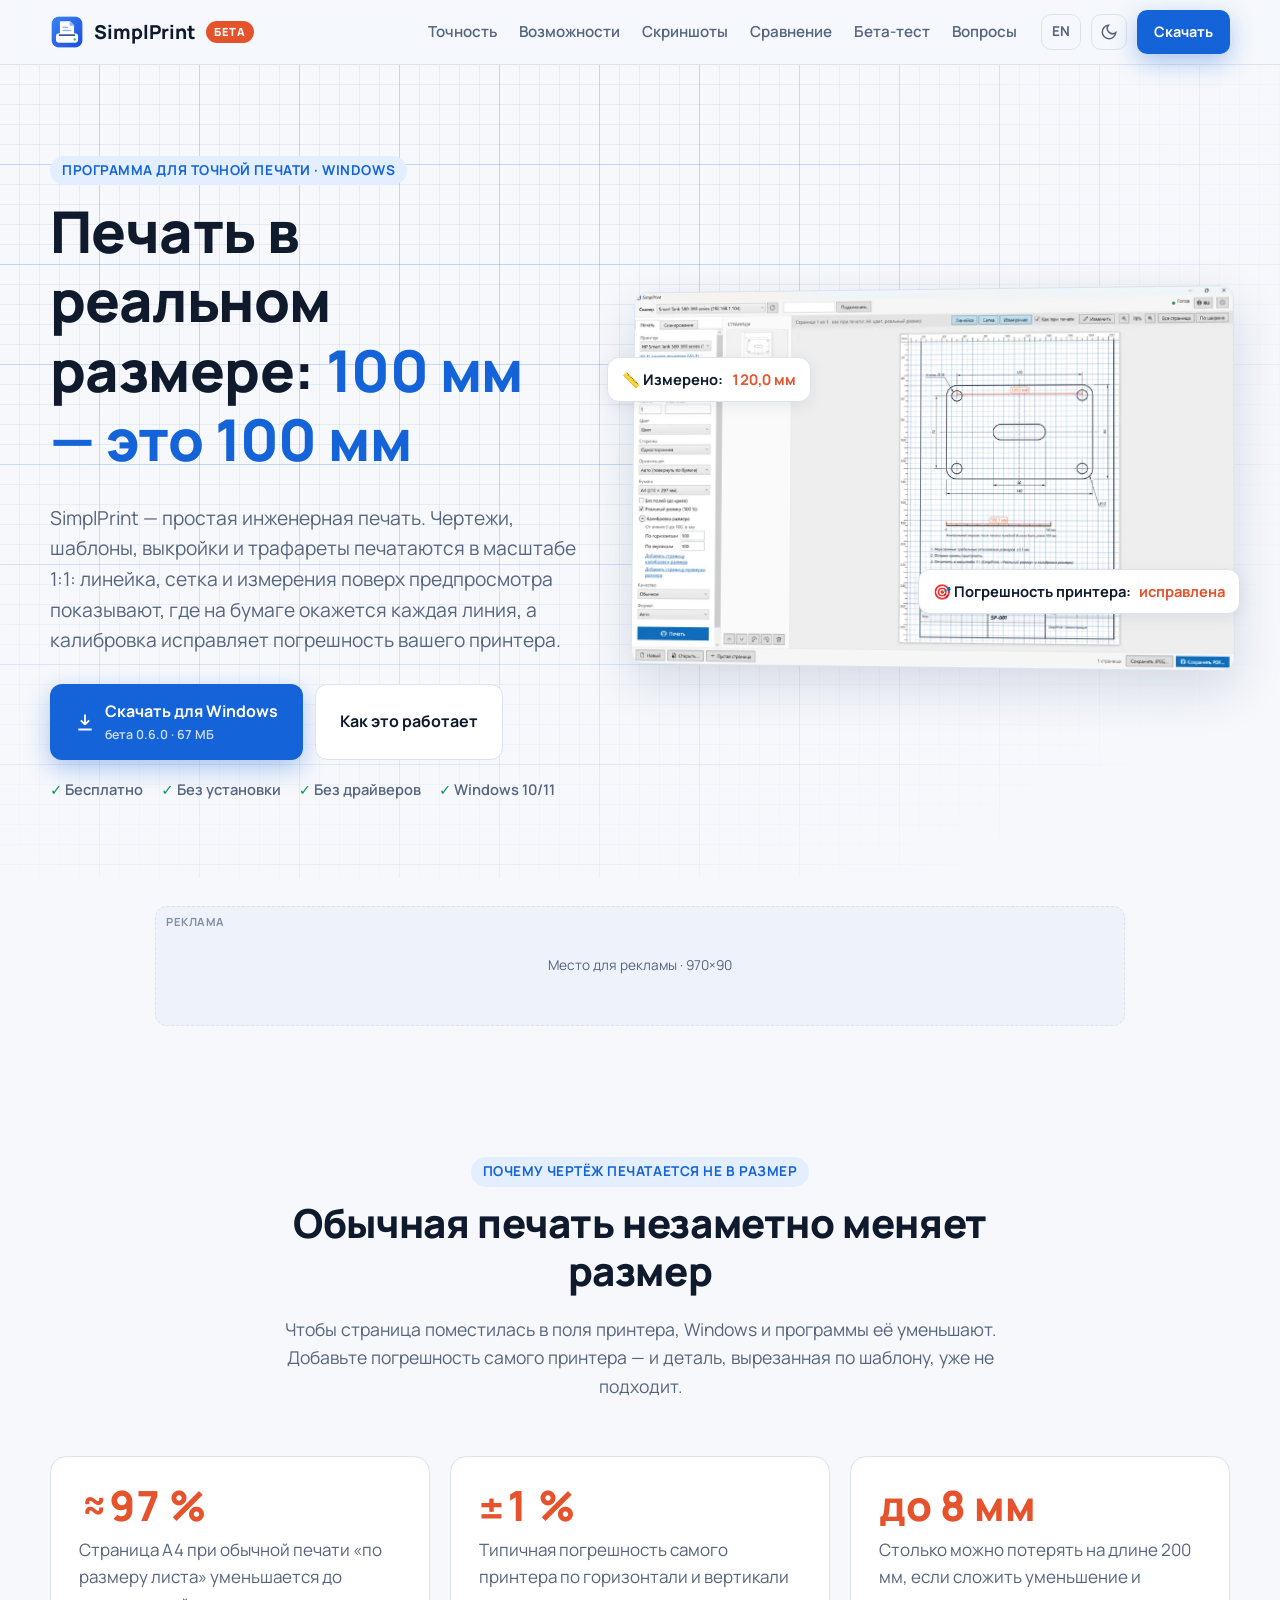
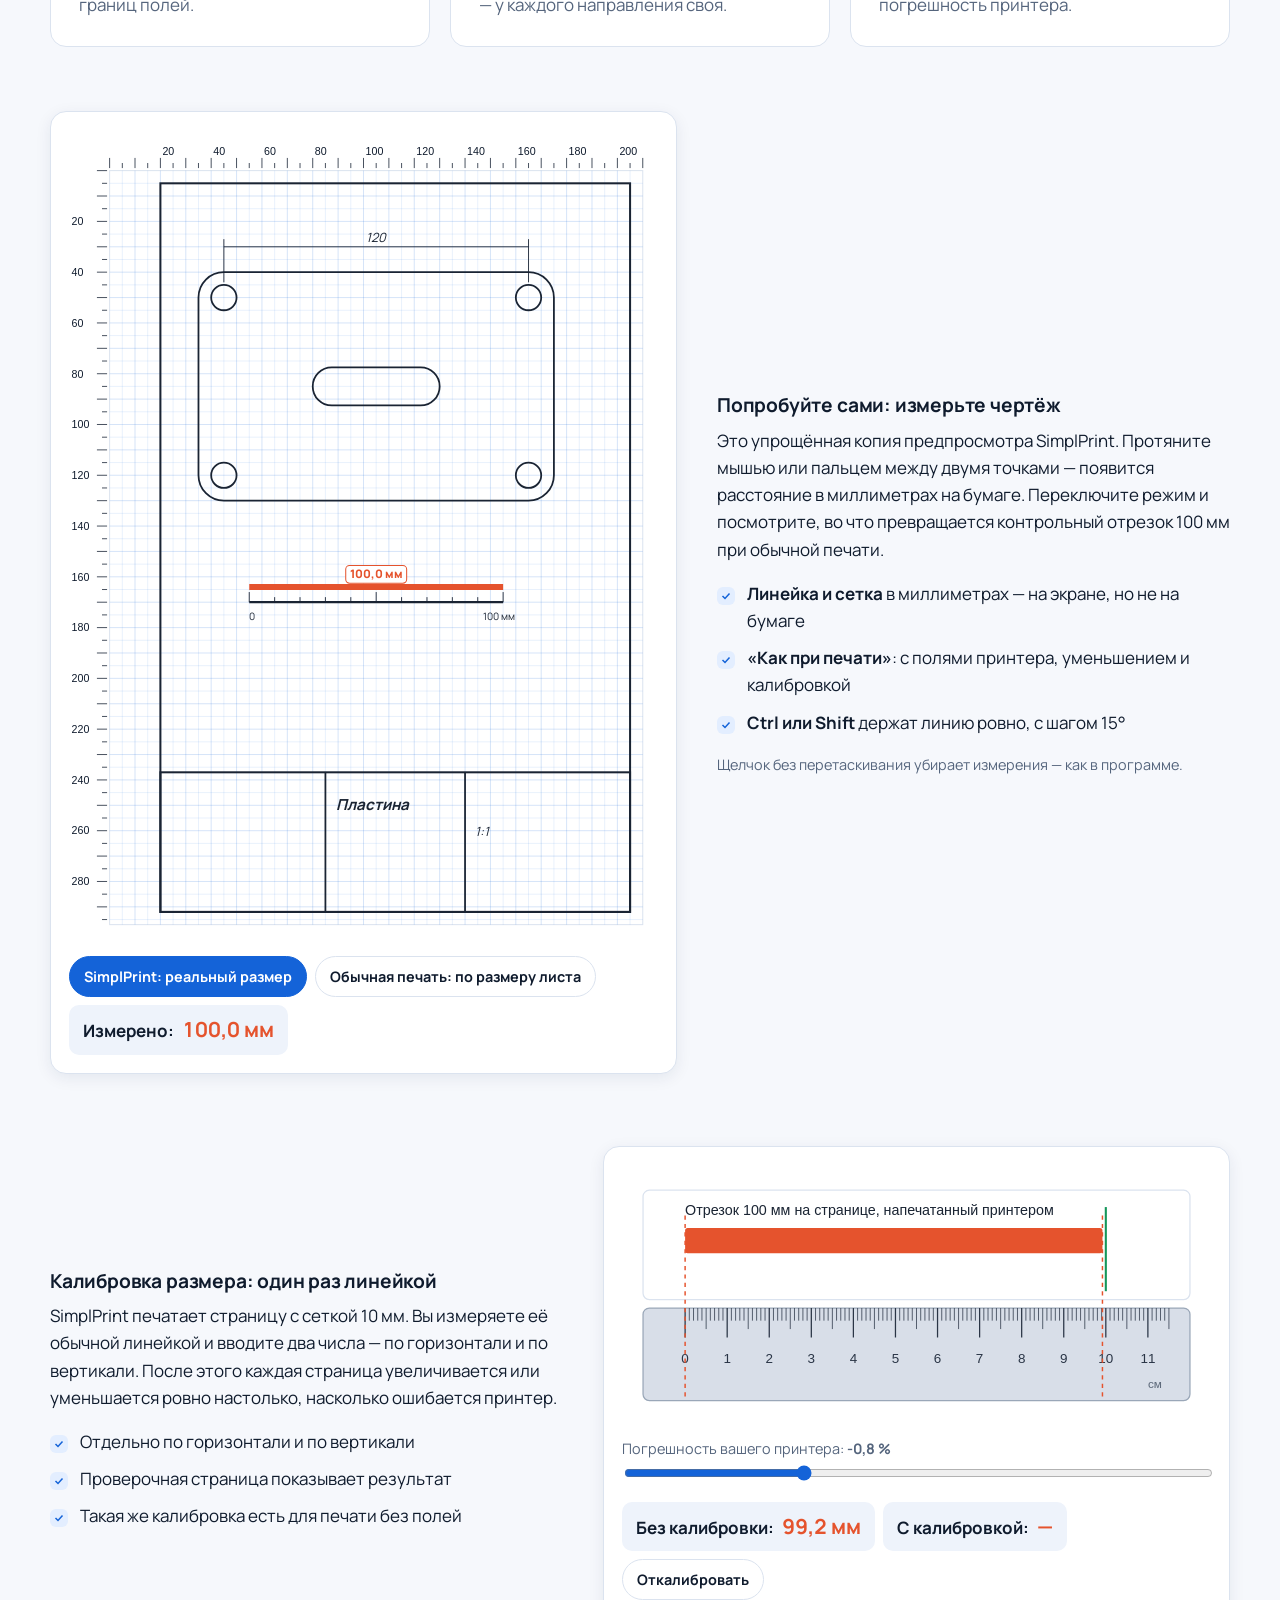
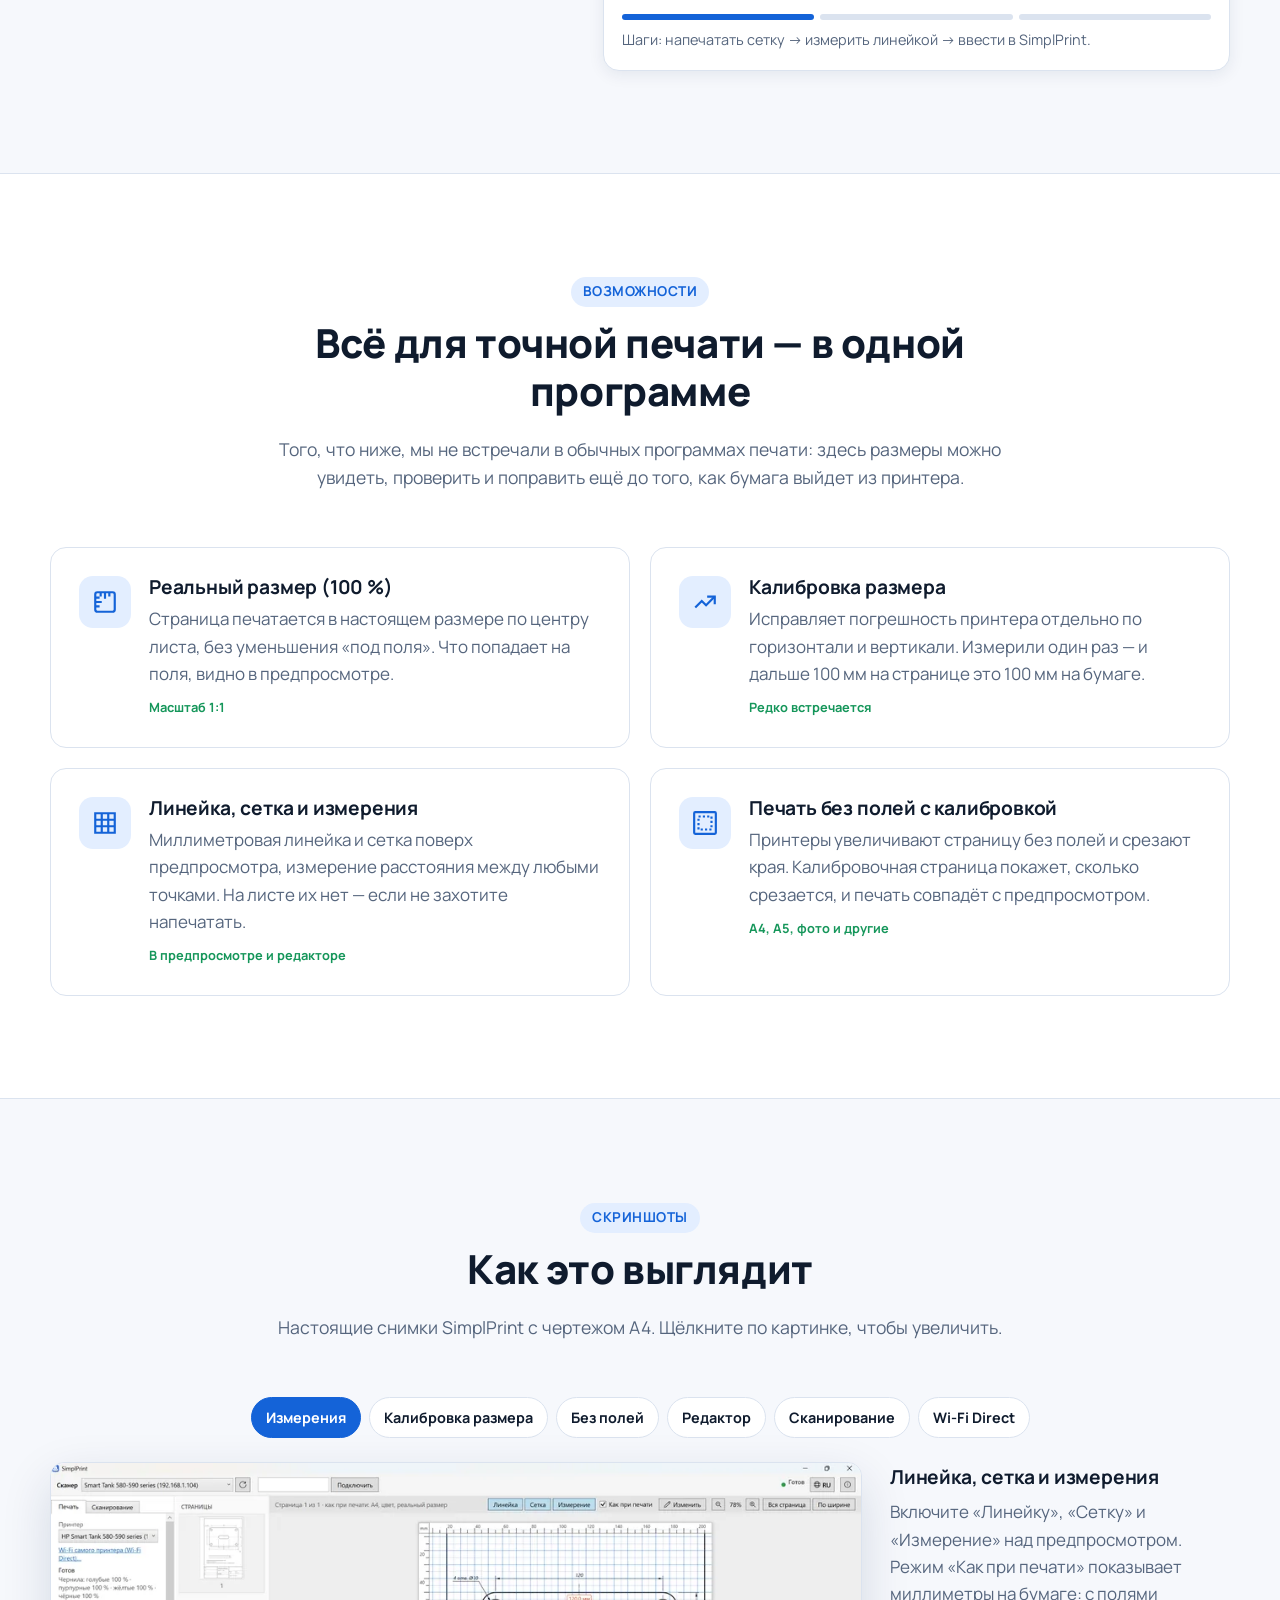
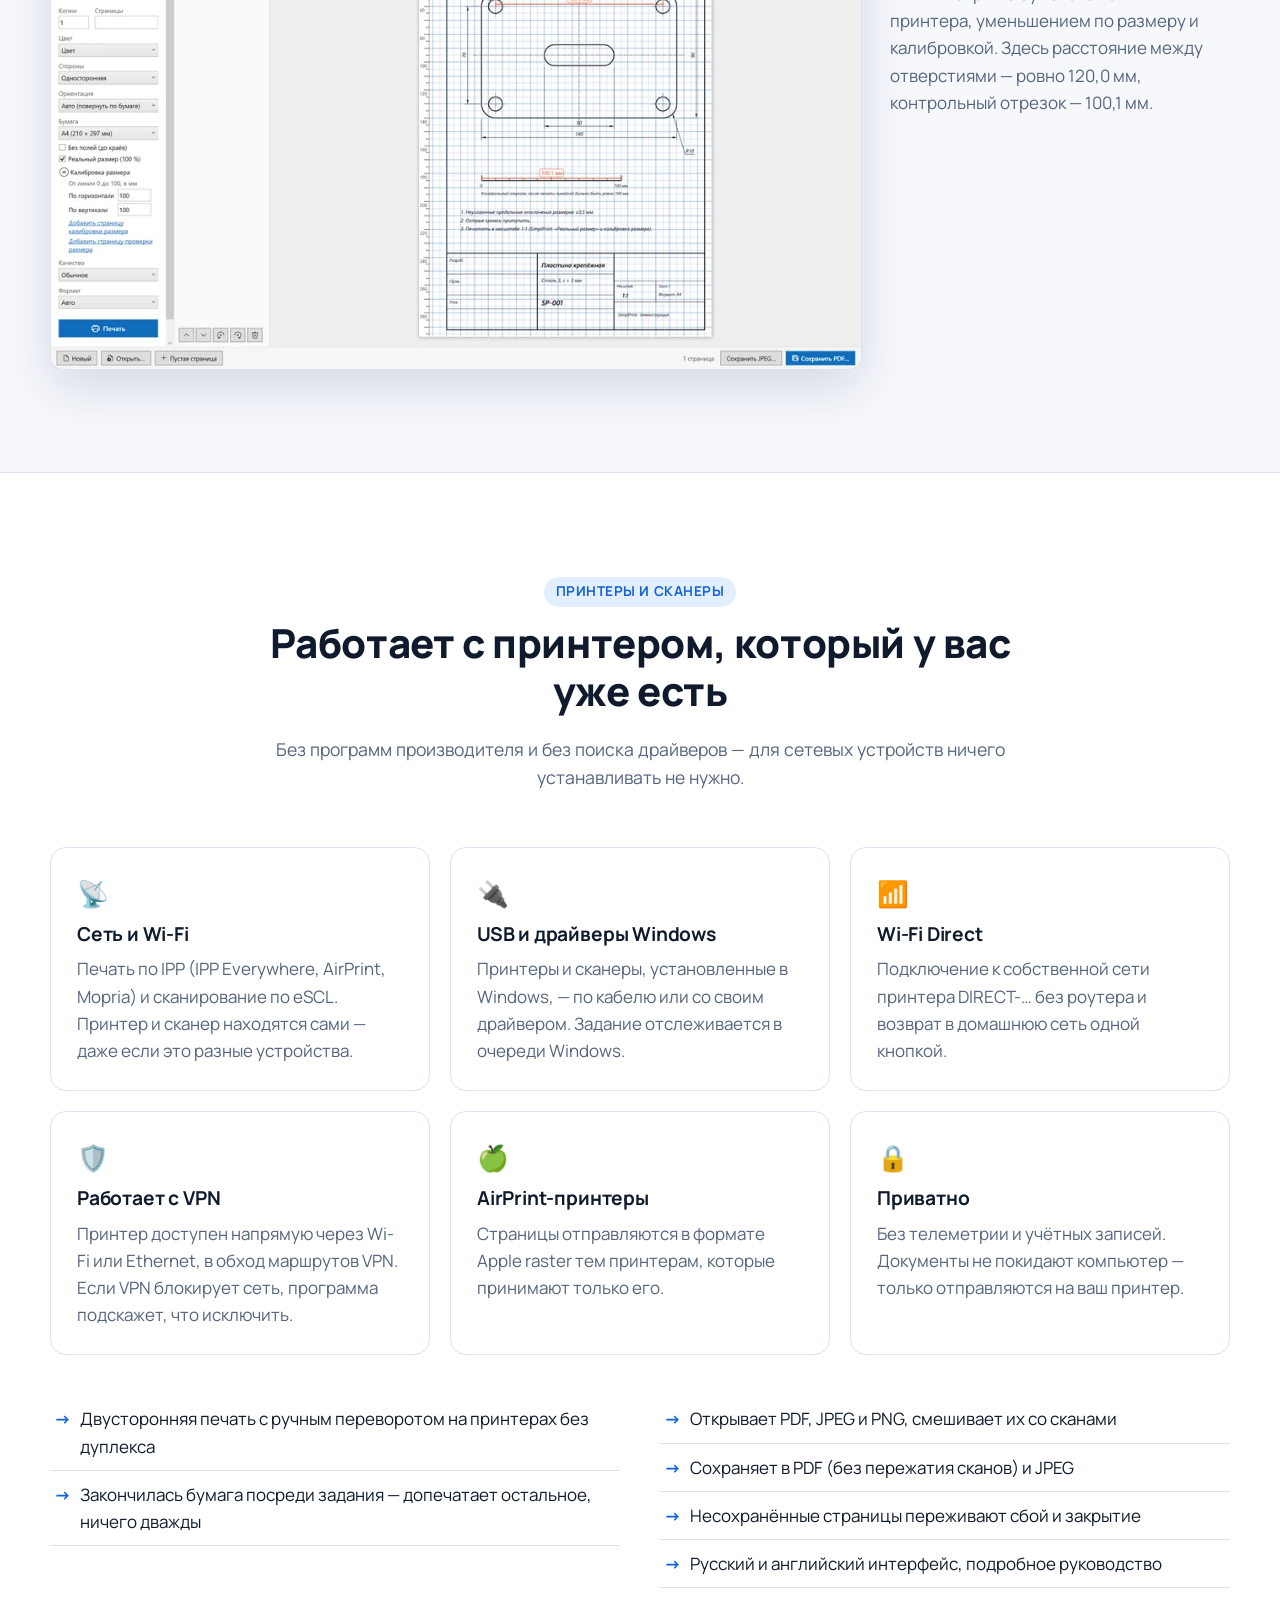
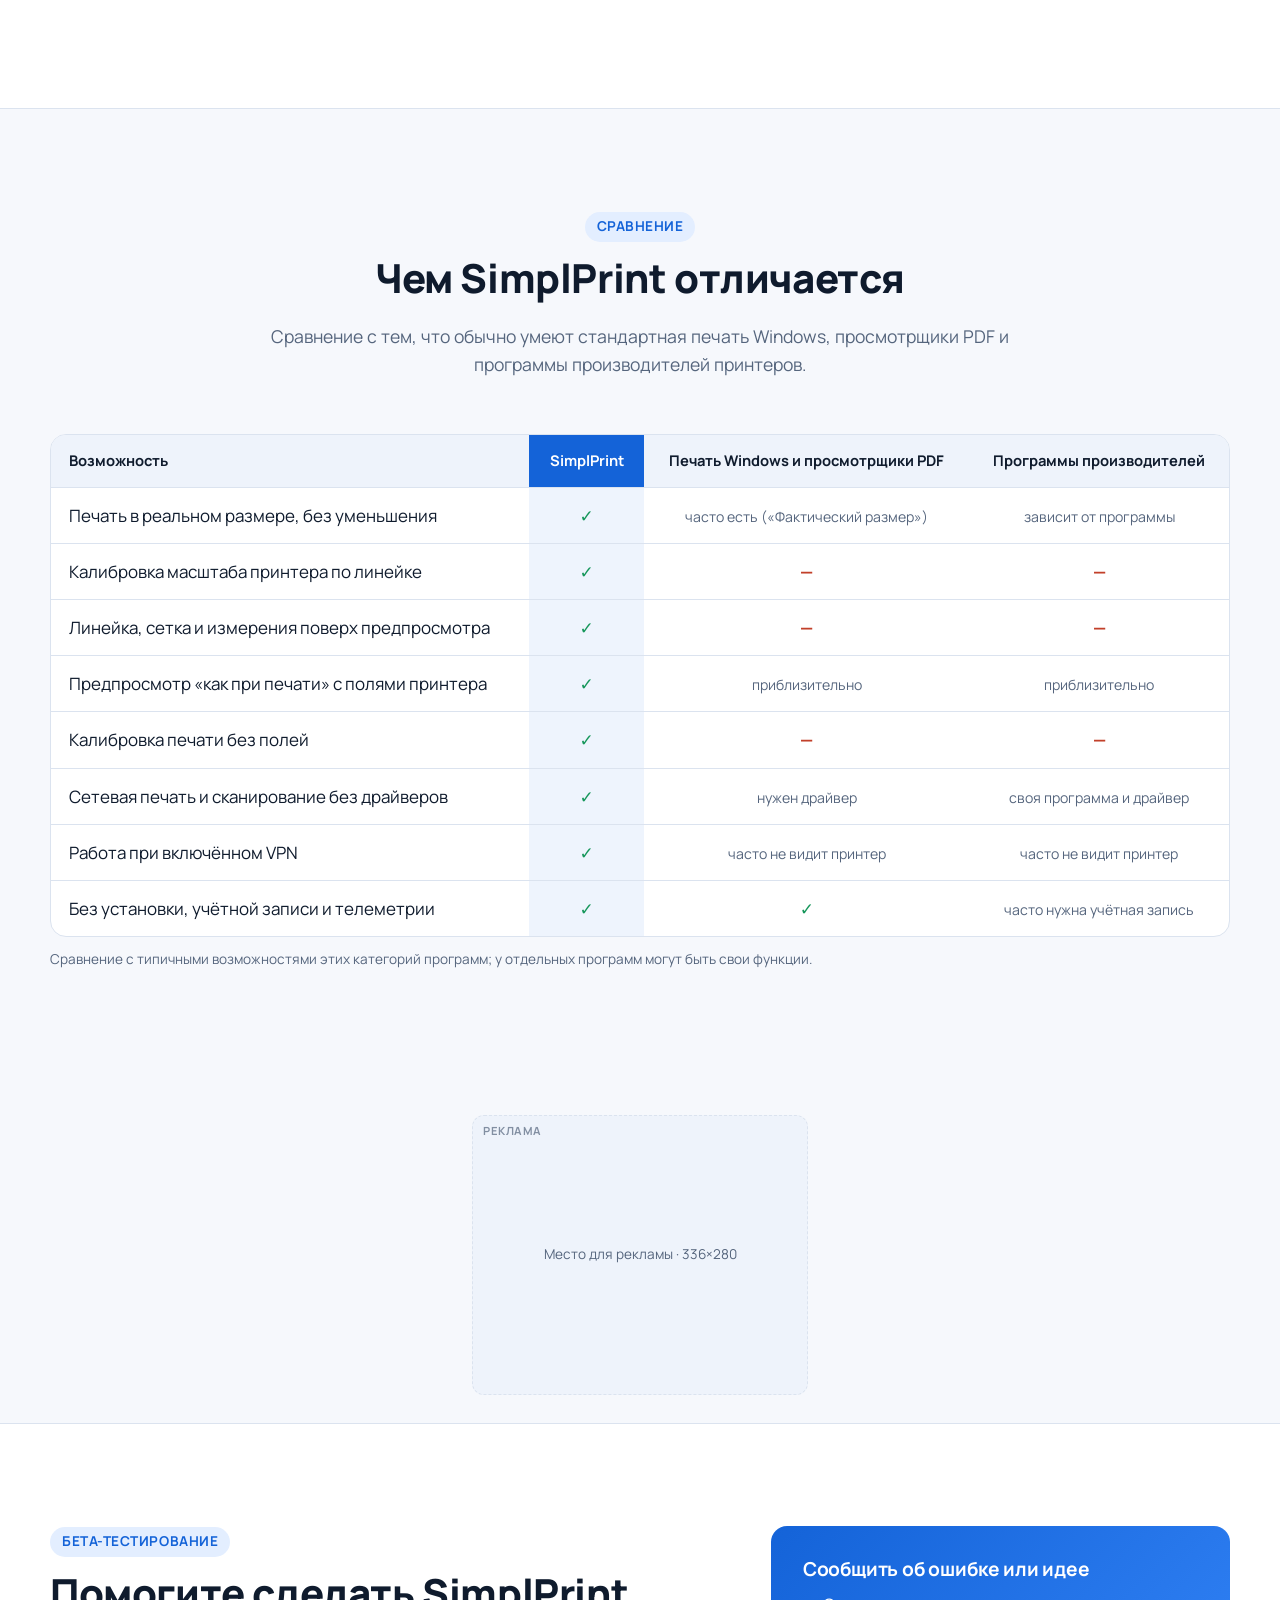
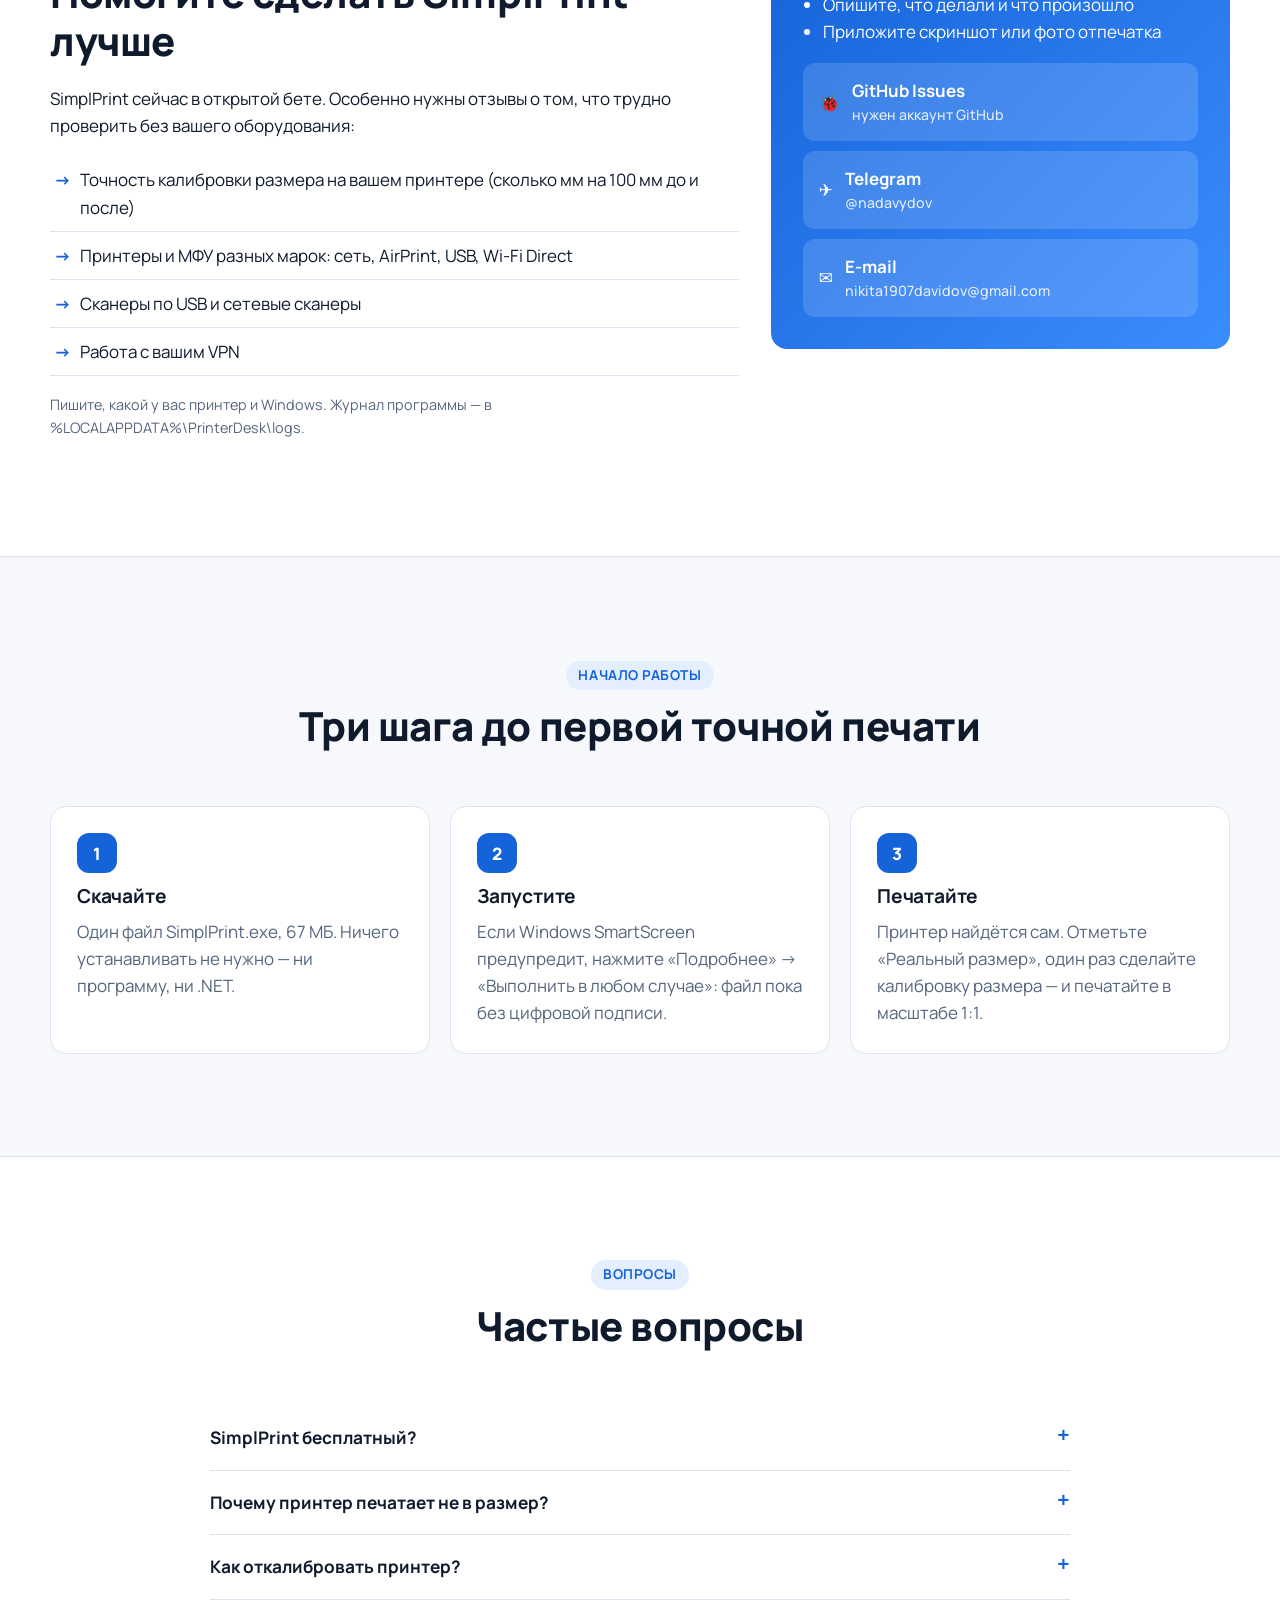
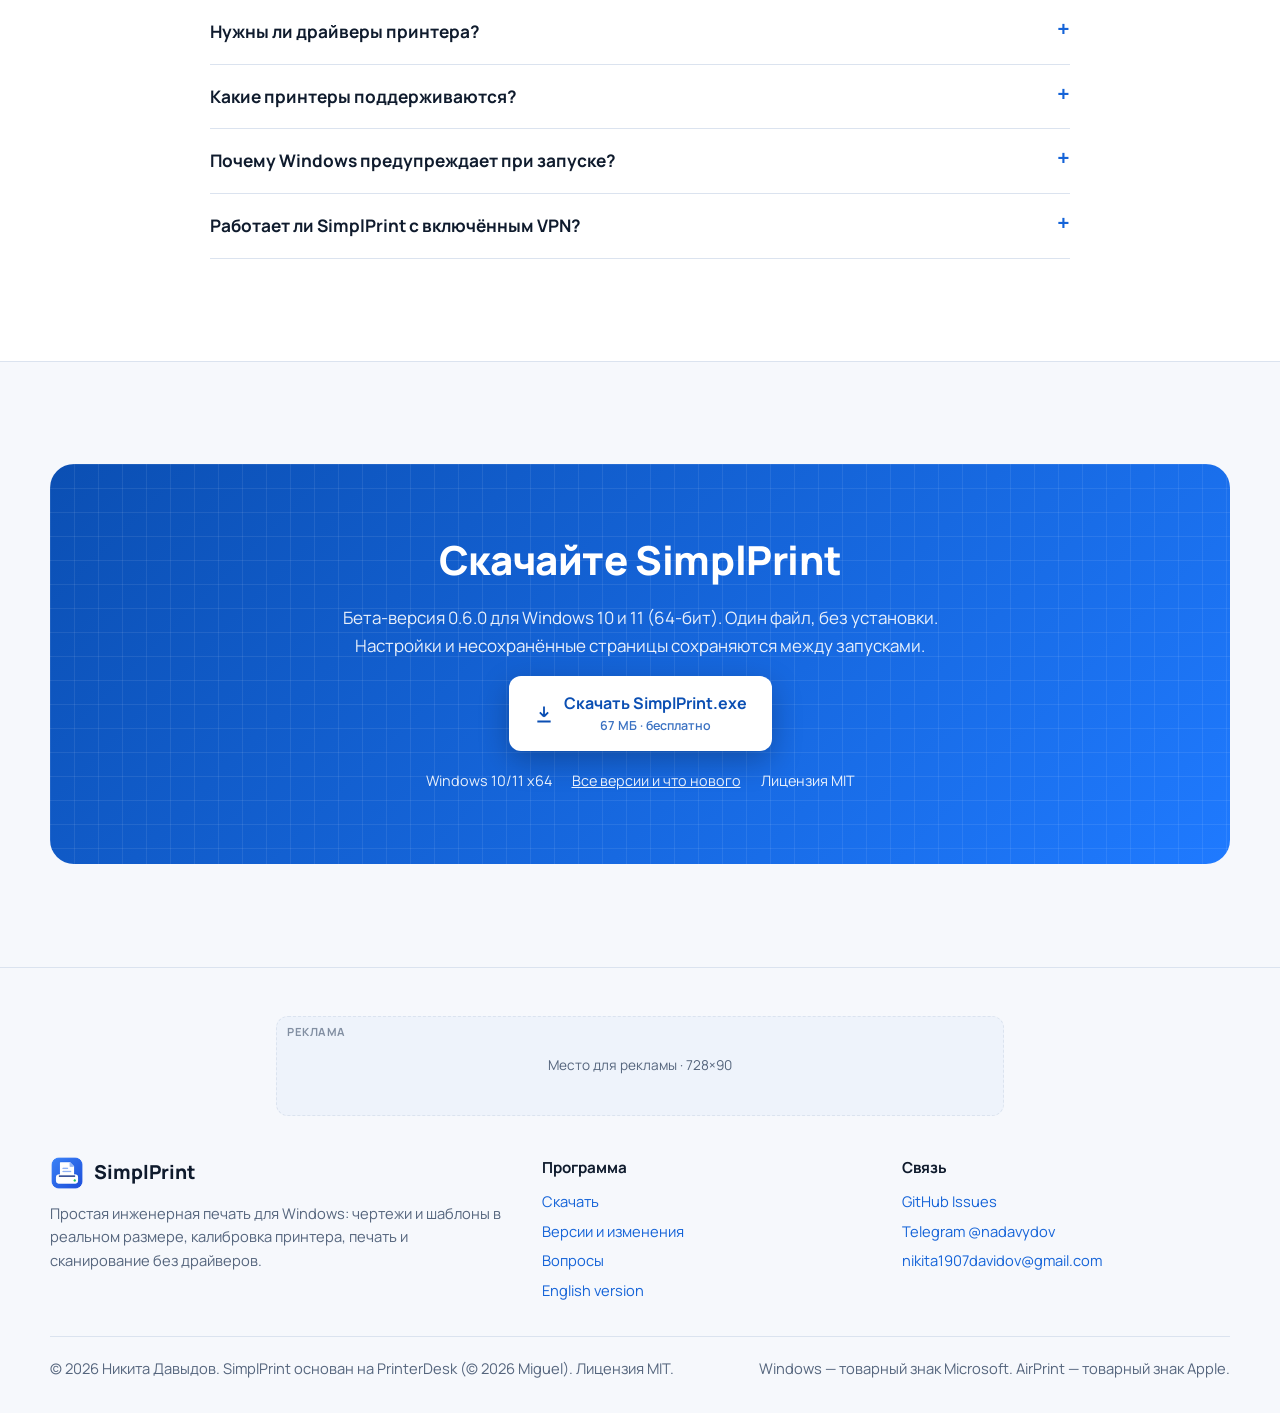
<file: index.html>
<!doctype html>
<html lang="ru">
<head>
  <meta charset="utf-8">
  <meta name="viewport" content="width=device-width, initial-scale=1">
  <script>document.documentElement.classList.add("js")</script>
  <title>SimplPrint — программа для печати чертежей в реальном размере (1:1) для Windows</title>
  <meta name="description" content="Бесплатная программа для печати чертежей, шаблонов и выкроек в масштабе 1:1: линейка, сетка и измерения поверх предпросмотра, калибровка масштаба принтера, печать без полей. Печать и сканирование без драйверов: сеть, AirPrint, USB, Wi-Fi Direct.">
  <meta name="keywords" content="программа для печати, приложение для печати, печать чертежей, печать в масштабе 1:1, печать в реальном размере, калибровка принтера, принтер печатает не в размер, печать без полей, печать шаблонов, печать выкроек, сканирование, AirPrint Windows, печать без драйвера">
  <link rel="canonical" href="https://simplprint.site/">
  <link rel="alternate" hreflang="ru" href="https://simplprint.site/">
  <link rel="alternate" hreflang="en" href="https://simplprint.site/en/">
  <link rel="alternate" hreflang="x-default" href="https://simplprint.site/">
  <meta name="theme-color" content="#1463d8">
  <link rel="icon" href="favicon.ico" sizes="any">
  <link rel="apple-touch-icon" href="apple-touch-icon.png">

  <meta property="og:type" content="website">
  <meta property="og:site_name" content="SimplPrint">
  <meta property="og:locale" content="ru_RU">
  <meta property="og:locale:alternate" content="en_US">
  <meta property="og:title" content="SimplPrint — печать в реальном размере: 100 мм — это 100 мм">
  <meta property="og:description" content="Линейка, сетка, измерения и калибровка принтера для точной печати чертежей и шаблонов. Бесплатно, Windows 10/11.">
  <meta property="og:url" content="https://simplprint.site/">
  <meta property="og:image" content="https://simplprint.site/og-image.png">
  <meta property="og:image:width" content="1200">
  <meta property="og:image:height" content="630">
  <meta name="twitter:card" content="summary_large_image">

  <!-- Search console verification: paste the codes from Yandex.Webmaster and Google Search Console here.
  <meta name="yandex-verification" content="">
  <meta name="google-site-verification" content="">
  -->

  <link rel="preconnect" href="https://fonts.googleapis.com">
  <link rel="preconnect" href="https://fonts.gstatic.com" crossorigin>
  <link href="https://fonts.googleapis.com/css2?family=Manrope:wght@500;600;700;800&display=swap" rel="stylesheet">
  <link rel="stylesheet" href="assets/css/style.css">

  <script type="application/ld+json">
  {
    "@context": "https://schema.org",
    "@type": "SoftwareApplication",
    "name": "SimplPrint",
    "description": "Программа для печати чертежей, шаблонов и выкроек в реальном размере: линейка, сетка и измерения поверх предпросмотра, калибровка масштаба принтера, печать без полей; печать и сканирование без драйверов.",
    "applicationCategory": "UtilitiesApplication",
    "applicationSubCategory": "Печать и сканирование",
    "operatingSystem": "Windows 10, Windows 11",
    "softwareVersion": "0.6.0",
    "fileSize": "67 MB",
    "inLanguage": ["ru", "en"],
    "isAccessibleForFree": true,
    "offers": { "@type": "Offer", "price": "0", "priceCurrency": "RUB" },
    "downloadUrl": "https://github.com/Gameqwerty/simplprint-app/releases/latest/download/SimplPrint.exe",
    "screenshot": "https://simplprint.site/assets/img/measure-1600.webp",
    "image": "https://simplprint.site/og-image.png",
    "url": "https://simplprint.site/",
    "author": { "@type": "Person", "name": "Никита Давыдов" },
    "license": "https://opensource.org/licenses/MIT"
  }
  </script>
  <script type="application/ld+json">
  {
    "@context": "https://schema.org",
    "@type": "FAQPage",
    "mainEntity": [
      { "@type": "Question", "name": "SimplPrint бесплатный?",
        "acceptedAnswer": { "@type": "Answer", "text": "Да. Программа бесплатная, без рекламы внутри, без учётной записи и без телеметрии. Код распространяется по лицензии MIT." } },
      { "@type": "Question", "name": "Почему принтер печатает не в размер?",
        "acceptedAnswer": { "@type": "Answer", "text": "Обычная печать уменьшает страницу, чтобы она поместилась внутри полей принтера (лист A4 выходит примерно на 97 %), а сам принтер добавляет погрешность около 1 %. В SimplPrint есть печать в реальном размере и калибровка размера, которая исправляет погрешность принтера." } },
      { "@type": "Question", "name": "Нужны ли драйверы принтера?",
        "acceptedAnswer": { "@type": "Answer", "text": "Для сетевых принтеров и МФУ — нет: SimplPrint печатает по IPP (IPP Everywhere, AirPrint, Mopria) и сканирует по eSCL. Принтеры и сканеры, подключённые по USB, работают через установленный в Windows драйвер." } },
      { "@type": "Question", "name": "Какие принтеры поддерживаются?",
        "acceptedAnswer": { "@type": "Answer", "text": "Большинство сетевых принтеров и МФУ последних лет (IPP Everywhere, AirPrint, Mopria), любые принтеры, установленные в Windows (USB или с драйвером), а также подключение к собственной сети Wi-Fi принтера (Wi-Fi Direct)." } },
      { "@type": "Question", "name": "Почему Windows предупреждает при запуске?",
        "acceptedAnswer": { "@type": "Answer", "text": "Файл пока не подписан цифровой подписью, поэтому SmartScreen показывает предупреждение. Нажмите «Подробнее», затем «Выполнить в любом случае»." } }
    ]
  }
  </script>

  <!-- Analytics (optional): paste the Yandex.Metrika counter here. SimplPrint itself sends no data. -->
</head>
<body>
  <a class="visually-hidden" href="#main">К содержанию</a>

  <header class="header">
    <div class="container header__inner">
      <a class="brand" href="./" aria-label="SimplPrint — на главную">
        <img src="assets/img/logo-64.png" alt="" width="34" height="34">
        SimplPrint <span class="badge-beta">бета</span>
      </a>
      <nav class="nav" aria-label="Разделы">
        <a href="#precision">Точность</a>
        <a href="#features">Возможности</a>
        <a href="#screens">Скриншоты</a>
        <a href="#compare">Сравнение</a>
        <a href="#beta">Бета-тест</a>
        <a href="#faq">Вопросы</a>
      </nav>
      <div class="header__actions">
        <a class="lang" href="en/" hreflang="en" lang="en">EN</a>
        <button class="theme-toggle" type="button" aria-label="Светлая или тёмная тема">
          <svg width="18" height="18" viewBox="0 0 24 24" fill="none" stroke="currentColor" stroke-width="2"><path d="M21 12.8A9 9 0 1 1 11.2 3a7 7 0 0 0 9.8 9.8z"/></svg>
        </button>
        <a class="btn btn--primary btn--small" href="#download">Скачать</a>
        <button class="menu-toggle" type="button" aria-label="Меню" aria-expanded="false">
          <svg width="20" height="20" viewBox="0 0 24 24" fill="none" stroke="currentColor" stroke-width="2"><path d="M4 7h16M4 12h16M4 17h16"/></svg>
        </button>
      </div>
    </div>
  </header>

  <main id="main">
    <!-- Hero -->
    <section class="hero">
      <div class="container hero__inner">
        <div>
          <span class="eyebrow">Программа для точной печати · Windows</span>
          <h1>Печать в реальном размере: <span class="hero__accent">100&nbsp;мм — это 100&nbsp;мм</span></h1>
          <p class="hero__lead">
            SimplPrint — простая инженерная печать. Чертежи, шаблоны, выкройки и трафареты печатаются в масштабе 1:1:
            линейка, сетка и измерения поверх предпросмотра показывают, где на бумаге окажется каждая линия, а калибровка
            исправляет погрешность вашего принтера.
          </p>
          <div class="hero__buttons">
            <a class="btn btn--primary" href="https://github.com/Gameqwerty/simplprint-app/releases/latest/download/SimplPrint.exe" data-download>
              <svg width="20" height="20" viewBox="0 0 24 24" fill="none" stroke="currentColor" stroke-width="2.2"><path d="M12 3v12m0 0l-5-5m5 5l5-5M4 21h16"/></svg>
              <span>Скачать для Windows<small>бета 0.6.0 · 67 МБ</small></span>
            </a>
            <a class="btn btn--ghost" href="#precision">Как это работает</a>
          </div>
          <div class="hero__facts">
            <span>Бесплатно</span><span>Без установки</span><span>Без драйверов</span><span>Windows 10/11</span>
          </div>
        </div>
        <div class="hero__shot">
          <div class="window">
            <img src="assets/img/measure-960.webp" srcset="assets/img/measure-960.webp 960w, assets/img/measure-1600.webp 1600w"
                 sizes="(max-width: 960px) 100vw, 640px" width="1600" height="1000"
                 alt="SimplPrint: чертёж в предпросмотре печати с линейкой, сеткой и измерениями 120,0 и 100,1 мм" fetchpriority="high">
          </div>
          <div class="callout callout--a">📏 Измерено: <b>120,0 мм</b></div>
          <div class="callout callout--b">🎯 Погрешность принтера: <b>исправлена</b></div>
        </div>
      </div>
    </section>

    <!-- Ad: below the first screen -->
    <div class="ad-band">
      <div class="container">
        <aside class="ad-slot ad-slot--leaderboard" data-label="Реклама" aria-label="Реклама">
          <!-- Paste the ad code here (Yandex Advertising Network / Google AdSense), 970×90 or adaptive. -->
          <span class="ad-slot__placeholder">Место для рекламы · 970×90</span>
        </aside>
      </div>
    </div>

    <!-- The problem -->
    <section class="section" id="precision">
      <div class="container">
        <div class="section__head reveal">
          <span class="eyebrow">Почему чертёж печатается не в размер</span>
          <h2>Обычная печать незаметно меняет размер</h2>
          <p>Чтобы страница поместилась в поля принтера, Windows и программы её уменьшают. Добавьте погрешность самого
            принтера — и деталь, вырезанная по шаблону, уже не подходит.</p>
        </div>
        <div class="problem">
          <div class="stat reveal"><div class="stat__value">≈97 %</div><p>Страница A4 при обычной печати «по размеру листа» уменьшается до границ полей.</p></div>
          <div class="stat reveal"><div class="stat__value">±1 %</div><p>Типичная погрешность самого принтера по горизонтали и вертикали — у каждого направления своя.</p></div>
          <div class="stat reveal"><div class="stat__value">до 8 мм</div><p>Столько можно потерять на длине 200 мм, если сложить уменьшение и погрешность принтера.</p></div>
        </div>

        <div class="demo" style="margin-top:64px">
          <div class="demo__stage reveal" id="measure-demo" data-mm="мм" data-title="Пластина" data-label="Лист A4 с сеткой, линейкой и измерением">
            <div class="demo__controls">
              <button class="chip" type="button" data-mode="full" aria-pressed="true">SimplPrint: реальный размер</button>
              <button class="chip" type="button" data-mode="fit" aria-pressed="false">Обычная печать: по размеру листа</button>
              <span class="readout">Измерено: <b data-readout>—</b></span>
            </div>
          </div>
          <div class="demo__text reveal">
            <h3>Попробуйте сами: измерьте чертёж</h3>
            <p>Это упрощённая копия предпросмотра SimplPrint. Протяните мышью или пальцем между двумя точками — появится
              расстояние в миллиметрах на бумаге. Переключите режим и посмотрите, во что превращается контрольный отрезок
              100&nbsp;мм при обычной печати.</p>
            <ul>
              <li><b>Линейка и сетка</b> в миллиметрах — на экране, но не на бумаге</li>
              <li><b>«Как при печати»</b>: с полями принтера, уменьшением и калибровкой</li>
              <li><b>Ctrl или Shift</b> держат линию ровно, с шагом 15°</li>
            </ul>
            <p class="hint">Щелчок без перетаскивания убирает измерения — как в программе.</p>
          </div>
        </div>

        <div class="demo demo--reverse">
          <div class="demo__text reveal">
            <h3>Калибровка размера: один раз линейкой</h3>
            <p>SimplPrint печатает страницу с сеткой 10&nbsp;мм. Вы измеряете её обычной линейкой и вводите два числа —
              по горизонтали и по вертикали. После этого каждая страница увеличивается или уменьшается ровно настолько,
              насколько ошибается принтер.</p>
            <ul>
              <li>Отдельно по горизонтали и по вертикали</li>
              <li>Проверочная страница показывает результат</li>
              <li>Такая же калибровка есть для печати без полей</li>
            </ul>
          </div>
          <div class="demo__stage reveal" id="calibration-demo" data-mm="мм" data-cm="см" data-caption="Отрезок 100 мм на странице, напечатанный принтером" data-label="Линейка и напечатанный отрезок до и после калибровки">
            <label class="hint" for="printer-error">Погрешность вашего принтера: <b data-error-text>−0,8 %</b></label>
            <input class="slider" id="printer-error" type="range" min="-20" max="20" step="1" value="-8" data-error>
            <div class="demo__controls">
              <span class="readout">Без калибровки: <b data-before>99,2 мм</b></span>
              <span class="readout">С калибровкой: <b data-after>—</b></span>
              <button class="chip" type="button" data-calibrate data-run="Откалибровать" data-reset="Сбросить" aria-pressed="false">Откалибровать</button>
            </div>
            <div class="steps" aria-hidden="true"><span></span><span></span><span></span></div>
            <p class="hint" style="margin:8px 0 0">Шаги: напечатать сетку → измерить линейкой → ввести в SimplPrint.</p>
          </div>
        </div>
      </div>
    </section>

    <!-- Features -->
    <section class="section section--alt" id="features">
      <div class="container">
        <div class="section__head reveal">
          <span class="eyebrow">Возможности</span>
          <h2>Всё для точной печати — в одной программе</h2>
          <p>Того, что ниже, мы не встречали в обычных программах печати: здесь размеры можно увидеть, проверить и
            поправить ещё до того, как бумага выйдет из принтера.</p>
        </div>
        <div class="features">
          <article class="feature reveal">
            <div class="feature__icon"><svg width="26" height="26" viewBox="0 0 24 24" fill="none" stroke="currentColor" stroke-width="2"><rect x="3" y="3" width="18" height="18" rx="2"/><path d="M8 3v4M12 3v6M16 3v4M3 8h4M3 12h6M3 16h4"/></svg></div>
            <div><h3>Реальный размер (100 %)</h3><p>Страница печатается в настоящем размере по центру листа, без уменьшения «под поля». Что попадает на поля, видно в предпросмотре.</p><span class="feature__tag">Масштаб 1:1</span></div>
          </article>
          <article class="feature reveal">
            <div class="feature__icon"><svg width="26" height="26" viewBox="0 0 24 24" fill="none" stroke="currentColor" stroke-width="2"><path d="M3 17l6-6 4 4 8-8"/><path d="M14 7h7v7"/></svg></div>
            <div><h3>Калибровка размера</h3><p>Исправляет погрешность принтера отдельно по горизонтали и вертикали. Измерили один раз — и дальше 100&nbsp;мм на странице это 100&nbsp;мм на бумаге.</p><span class="feature__tag">Редко встречается</span></div>
          </article>
          <article class="feature reveal">
            <div class="feature__icon"><svg width="26" height="26" viewBox="0 0 24 24" fill="none" stroke="currentColor" stroke-width="2"><path d="M3 3h18v18H3z"/><path d="M9 3v18M15 3v18M3 9h18M3 15h18"/></svg></div>
            <div><h3>Линейка, сетка и измерения</h3><p>Миллиметровая линейка и сетка поверх предпросмотра, измерение расстояния между любыми точками. На листе их нет — если не захотите напечатать.</p><span class="feature__tag">В предпросмотре и редакторе</span></div>
          </article>
          <article class="feature reveal">
            <div class="feature__icon"><svg width="26" height="26" viewBox="0 0 24 24" fill="none" stroke="currentColor" stroke-width="2"><rect x="2" y="2" width="20" height="20" rx="1"/><path d="M6 6h12v12H6z" stroke-dasharray="2 2"/></svg></div>
            <div><h3>Печать без полей с калибровкой</h3><p>Принтеры увеличивают страницу без полей и срезают края. Калибровочная страница покажет, сколько срезается, и печать совпадёт с предпросмотром.</p><span class="feature__tag">A4, A5, фото и другие</span></div>
          </article>
        </div>
      </div>
    </section>

    <!-- Screenshots -->
    <section class="section" id="screens">
      <div class="container">
        <div class="section__head reveal">
          <span class="eyebrow">Скриншоты</span>
          <h2>Как это выглядит</h2>
          <p>Настоящие снимки SimplPrint с чертежом A4. Щёлкните по картинке, чтобы увеличить.</p>
        </div>
        <div class="tabs" role="group" aria-label="Скриншоты">
          <button class="chip" type="button" data-tab="shot-measure" aria-pressed="true">Измерения</button>
          <button class="chip" type="button" data-tab="shot-size" aria-pressed="false">Калибровка размера</button>
          <button class="chip" type="button" data-tab="shot-borderless" aria-pressed="false">Без полей</button>
          <button class="chip" type="button" data-tab="shot-editor" aria-pressed="false">Редактор</button>
          <button class="chip" type="button" data-tab="shot-scan" aria-pressed="false">Сканирование</button>
          <button class="chip" type="button" data-tab="shot-wifi" aria-pressed="false">Wi-Fi Direct</button>
        </div>
        <div class="gallery__panel" id="shot-measure">
          <div class="gallery__view">
            <div class="window"><img class="gallery__image" loading="lazy" src="assets/img/measure-960.webp" data-zoom="assets/img/measure-1600.webp" width="960" height="600" alt="Предпросмотр печати чертежа с линейкой, сеткой и двумя измерениями"></div>
            <div class="gallery__caption"><h3>Линейка, сетка и измерения</h3><p>Включите «Линейку», «Сетку» и «Измерение» над предпросмотром. Режим «Как при печати» показывает миллиметры на бумаге: с полями принтера, уменьшением по размеру и калибровкой. Здесь расстояние между отверстиями — ровно 120,0 мм, контрольный отрезок — 100,1 мм.</p></div>
          </div>
        </div>
        <div class="gallery__panel" id="shot-size" hidden>
          <div class="gallery__view">
            <div class="window"><img class="gallery__image" loading="lazy" src="assets/img/size-960.webp" data-zoom="assets/img/size-1600.webp" width="960" height="600" alt="Страница калибровки размера с сеткой 10 мм и введёнными значениями 99,2 и 100,6 мм"></div>
            <div class="gallery__caption"><h3>Калибровка размера</h3><p>«Добавить страницу калибровки размера» кладёт в документ сетку 10&nbsp;мм и сразу настраивает печать. Измерьте её от линии 0 до 100 и введите результат — здесь принтер печатал 99,2&nbsp;мм по горизонтали и 100,6&nbsp;мм по вертикали.</p></div>
          </div>
        </div>
        <div class="gallery__panel" id="shot-borderless" hidden>
          <div class="gallery__view">
            <div class="window"><img class="gallery__image" loading="lazy" src="assets/img/borderless-960.webp" data-zoom="assets/img/borderless-1600.webp" width="960" height="600" alt="Калибровочная страница печати без полей с пронумерованными линиями у краёв"></div>
            <div class="gallery__caption"><h3>Печать без полей и её калибровка</h3><p>Пронумерованные линии у каждого края показывают, сколько срезает принтер. Введите номера первых напечатанных линий — и печать без полей совпадёт с предпросмотром до миллиметра.</p></div>
          </div>
        </div>
        <div class="gallery__panel" id="shot-editor" hidden>
          <div class="gallery__view">
            <div class="window"><img class="gallery__image" loading="lazy" src="assets/img/editor-960.webp" data-zoom="assets/img/editor-1600.webp" width="960" height="600" alt="Редактор страницы: красная пометка, стрелка и текст на чертеже"></div>
            <div class="gallery__caption"><h3>Редактор прямо в предпросмотре</h3><p>Пометки, стрелки, фигуры, текст, кисть и ластик, картинки из файла или буфера обмена. Линейку, сетку и измерения можно вписать в страницу и напечатать.</p></div>
          </div>
        </div>
        <div class="gallery__panel" id="shot-scan" hidden>
          <div class="gallery__view">
            <div class="window"><img class="gallery__image" loading="lazy" src="assets/img/scan-960.webp" data-zoom="assets/img/scan-1600.webp" width="960" height="600" alt="Вкладка сканирования: источник, разрешение, цвет и размер бумаги"></div>
            <div class="gallery__caption"><h3>Сканирование без драйверов</h3><p>Со стекла и из автоподатчика, двусторонние документы — с ручным переворотом. Сетевые сканеры работают по eSCL (AirScan, Mopria), USB-сканеры — через WIA. Сохранение в PDF и JPEG.</p></div>
          </div>
        </div>
        <div class="gallery__panel" id="shot-wifi" hidden>
          <div class="gallery__view">
            <div class="window" style="max-width:520px;margin:auto"><img class="gallery__image" loading="lazy" src="assets/img/wifi-640.webp" data-zoom="assets/img/wifi-640.webp" width="640" height="566" alt="Окно подключения к собственной сети Wi-Fi принтера"></div>
            <div class="gallery__caption"><h3>Wi-Fi самого принтера</h3><p>Нет роутера рядом? SimplPrint подключится к сети принтера DIRECT-…, найдёт принтер и сканер, а потом одной кнопкой вернёт компьютер в домашнюю сеть.</p></div>
          </div>
        </div>
      </div>
    </section>

    <!-- Devices -->
    <section class="section section--alt">
      <div class="container">
        <div class="section__head reveal">
          <span class="eyebrow">Принтеры и сканеры</span>
          <h2>Работает с принтером, который у вас уже есть</h2>
          <p>Без программ производителя и без поиска драйверов — для сетевых устройств ничего устанавливать не нужно.</p>
        </div>
        <div class="devices">
          <div class="device reveal"><div class="device__icon">📡</div><h3>Сеть и Wi-Fi</h3><p>Печать по IPP (IPP Everywhere, AirPrint, Mopria) и сканирование по eSCL. Принтер и сканер находятся сами — даже если это разные устройства.</p></div>
          <div class="device reveal"><div class="device__icon">🔌</div><h3>USB и драйверы Windows</h3><p>Принтеры и сканеры, установленные в Windows, — по кабелю или со своим драйвером. Задание отслеживается в очереди Windows.</p></div>
          <div class="device reveal"><div class="device__icon">📶</div><h3>Wi-Fi Direct</h3><p>Подключение к собственной сети принтера DIRECT-… без роутера и возврат в домашнюю сеть одной кнопкой.</p></div>
          <div class="device reveal"><div class="device__icon">🛡️</div><h3>Работает с VPN</h3><p>Принтер доступен напрямую через Wi-Fi или Ethernet, в обход маршрутов VPN. Если VPN блокирует сеть, программа подскажет, что исключить.</p></div>
          <div class="device reveal"><div class="device__icon">🍏</div><h3>AirPrint-принтеры</h3><p>Страницы отправляются в формате Apple raster тем принтерам, которые принимают только его.</p></div>
          <div class="device reveal"><div class="device__icon">🔒</div><h3>Приватно</h3><p>Без телеметрии и учётных записей. Документы не покидают компьютер — только отправляются на ваш принтер.</p></div>
        </div>
        <ul class="more reveal">
          <li>Двусторонняя печать с ручным переворотом на принтерах без дуплекса</li>
          <li>Закончилась бумага посреди задания — допечатает остальное, ничего дважды</li>
          <li>Открывает PDF, JPEG и PNG, смешивает их со сканами</li>
          <li>Сохраняет в PDF (без пережатия сканов) и JPEG</li>
          <li>Несохранённые страницы переживают сбой и закрытие</li>
          <li>Русский и английский интерфейс, подробное руководство</li>
        </ul>
      </div>
    </section>

    <!-- Comparison -->
    <section class="section" id="compare">
      <div class="container">
        <div class="section__head reveal">
          <span class="eyebrow">Сравнение</span>
          <h2>Чем SimplPrint отличается</h2>
          <p>Сравнение с тем, что обычно умеют стандартная печать Windows, просмотрщики PDF и программы производителей принтеров.</p>
        </div>
        <div class="table-wrap reveal">
          <table class="compare">
            <thead>
              <tr><th scope="col">Возможность</th><th scope="col" class="us">SimplPrint</th><th scope="col">Печать Windows и просмотрщики PDF</th><th scope="col">Программы производителей</th></tr>
            </thead>
            <tbody>
              <tr><td>Печать в реальном размере, без уменьшения</td><td class="us yes">✓</td><td><span class="part">часто есть («Фактический размер»)</span></td><td><span class="part">зависит от программы</span></td></tr>
              <tr><td>Калибровка масштаба принтера по линейке</td><td class="us yes">✓</td><td class="no">—</td><td class="no">—</td></tr>
              <tr><td>Линейка, сетка и измерения поверх предпросмотра</td><td class="us yes">✓</td><td class="no">—</td><td class="no">—</td></tr>
              <tr><td>Предпросмотр «как при печати» с полями принтера</td><td class="us yes">✓</td><td><span class="part">приблизительно</span></td><td><span class="part">приблизительно</span></td></tr>
              <tr><td>Калибровка печати без полей</td><td class="us yes">✓</td><td class="no">—</td><td class="no">—</td></tr>
              <tr><td>Сетевая печать и сканирование без драйверов</td><td class="us yes">✓</td><td><span class="part">нужен драйвер</span></td><td><span class="part">своя программа и драйвер</span></td></tr>
              <tr><td>Работа при включённом VPN</td><td class="us yes">✓</td><td><span class="part">часто не видит принтер</span></td><td><span class="part">часто не видит принтер</span></td></tr>
              <tr><td>Без установки, учётной записи и телеметрии</td><td class="us yes">✓</td><td class="yes">✓</td><td><span class="part">часто нужна учётная запись</span></td></tr>
            </tbody>
          </table>
        </div>
        <p class="footnote">Сравнение с типичными возможностями этих категорий программ; у отдельных программ могут быть свои функции.</p>
      </div>
    </section>

    <!-- Ad: in content -->
    <div class="ad-band">
      <div class="container">
        <aside class="ad-slot ad-slot--rectangle" data-label="Реклама" aria-label="Реклама">
          <!-- Paste the ad code here, 336×280 or 300×250. -->
          <span class="ad-slot__placeholder">Место для рекламы · 336×280</span>
        </aside>
      </div>
    </div>

    <!-- Beta testing -->
    <section class="section section--alt" id="beta">
      <div class="container beta">
        <div class="reveal">
          <span class="eyebrow">Бета-тестирование</span>
          <h2>Помогите сделать SimplPrint лучше</h2>
          <p>SimplPrint сейчас в открытой бете. Особенно нужны отзывы о том, что трудно проверить без вашего оборудования:</p>
          <ul class="more" style="columns:1;margin-top:12px">
            <li>Точность калибровки размера на вашем принтере (сколько мм на 100&nbsp;мм до и после)</li>
            <li>Принтеры и МФУ разных марок: сеть, AirPrint, USB, Wi-Fi Direct</li>
            <li>Сканеры по USB и сетевые сканеры</li>
            <li>Работа с вашим VPN</li>
          </ul>
          <p class="hint">Пишите, какой у вас принтер и Windows. Журнал программы — в %LOCALAPPDATA%\PrinterDesk\logs.</p>
        </div>
        <div class="beta__card reveal">
          <h3>Сообщить об ошибке или идее</h3>
          <ul><li>Опишите, что делали и что произошло</li><li>Приложите скриншот или фото отпечатка</li></ul>
          <div class="contacts">
            <a class="contact" href="https://github.com/Gameqwerty/simplprint-app/issues/new" rel="noopener">🐞<span>GitHub Issues<small>нужен аккаунт GitHub</small></span></a>
            <a class="contact" href="https://t.me/nadavydov" rel="noopener">✈️<span>Telegram<small>@nadavydov</small></span></a>
            <a class="contact" href="mailto:nikita1907davidov@gmail.com?subject=SimplPrint%20%E2%80%94%20%D0%BE%D1%82%D0%B7%D1%8B%D0%B2">✉️<span>E-mail<small>nikita1907davidov@gmail.com</small></span></a>
          </div>
        </div>
      </div>
    </section>

    <!-- How to start -->
    <section class="section">
      <div class="container">
        <div class="section__head reveal">
          <span class="eyebrow">Начало работы</span>
          <h2>Три шага до первой точной печати</h2>
        </div>
        <ol class="start start-list">
          <li class="reveal"><h3>Скачайте</h3><p>Один файл SimplPrint.exe, 67&nbsp;МБ. Ничего устанавливать не нужно — ни программу, ни .NET.</p></li>
          <li class="reveal"><h3>Запустите</h3><p>Если Windows SmartScreen предупредит, нажмите «Подробнее» → «Выполнить в любом случае»: файл пока без цифровой подписи.</p></li>
          <li class="reveal"><h3>Печатайте</h3><p>Принтер найдётся сам. Отметьте «Реальный размер», один раз сделайте калибровку размера — и печатайте в масштабе 1:1.</p></li>
        </ol>
      </div>
    </section>

    <!-- FAQ -->
    <section class="section section--alt" id="faq">
      <div class="container">
        <div class="section__head reveal">
          <span class="eyebrow">Вопросы</span>
          <h2>Частые вопросы</h2>
        </div>
        <div class="faq">
          <details class="reveal"><summary>SimplPrint бесплатный?</summary><p>Да. Программа бесплатная, без рекламы внутри, без учётной записи и без телеметрии. Код распространяется по лицензии MIT.</p></details>
          <details class="reveal"><summary>Почему принтер печатает не в размер?</summary><p>Обычная печать уменьшает страницу, чтобы она поместилась внутри полей принтера (лист A4 выходит примерно на 97 %), а сам принтер добавляет погрешность около 1 %. В SimplPrint есть печать в реальном размере и калибровка размера, которая исправляет погрешность принтера.</p></details>
          <details class="reveal"><summary>Как откалибровать принтер?</summary><p>На вкладке «Печать» откройте «Калибровка размера», нажмите «Добавить страницу калибровки размера» и напечатайте её. Измерьте сетку линейкой от линии 0 до 100 по горизонтали и по вертикали и введите два числа. Проверочная страница покажет результат.</p></details>
          <details class="reveal"><summary>Нужны ли драйверы принтера?</summary><p>Для сетевых принтеров и МФУ — нет: SimplPrint печатает по IPP (IPP Everywhere, AirPrint, Mopria) и сканирует по eSCL. Принтеры и сканеры, подключённые по USB, работают через установленный в Windows драйвер.</p></details>
          <details class="reveal"><summary>Какие принтеры поддерживаются?</summary><p>Большинство сетевых принтеров и МФУ последних лет (IPP Everywhere, AirPrint, Mopria), любые принтеры, установленные в Windows (USB или с драйвером), а также подключение к собственной сети Wi-Fi принтера (Wi-Fi Direct).</p></details>
          <details class="reveal"><summary>Почему Windows предупреждает при запуске?</summary><p>Файл пока не подписан цифровой подписью, поэтому SmartScreen показывает предупреждение. Нажмите «Подробнее», затем «Выполнить в любом случае».</p></details>
          <details class="reveal"><summary>Работает ли SimplPrint с включённым VPN?</summary><p>Да, с большинством VPN: программа обращается к принтеру напрямую через Wi-Fi или Ethernet. Если VPN блокирует локальную сеть (kill switch), SimplPrint назовёт подсеть, которую нужно исключить в настройках VPN.</p></details>
        </div>
      </div>
    </section>

    <!-- Download -->
    <section class="section" id="download">
      <div class="container">
        <div class="download reveal">
          <h2>Скачайте SimplPrint</h2>
          <p>Бета-версия 0.6.0 для Windows 10 и 11 (64-бит). Один файл, без установки. Настройки и несохранённые страницы
            сохраняются между запусками.</p>
          <a class="btn btn--primary" href="https://github.com/Gameqwerty/simplprint-app/releases/latest/download/SimplPrint.exe" data-download>
            <svg width="20" height="20" viewBox="0 0 24 24" fill="none" stroke="currentColor" stroke-width="2.2"><path d="M12 3v12m0 0l-5-5m5 5l5-5M4 21h16"/></svg>
            <span>Скачать SimplPrint.exe<small>67 МБ · бесплатно</small></span>
          </a>
          <div class="download__meta">
            <span>Windows 10/11 x64</span>
            <a href="https://github.com/Gameqwerty/simplprint-app/releases" rel="noopener">Все версии и что нового</a>
            <span>Лицензия MIT</span>
          </div>
        </div>
      </div>
    </section>
  </main>

  <footer class="footer">
    <div class="container">
      <aside class="ad-slot ad-slot--footer" data-label="Реклама" aria-label="Реклама" style="margin-bottom:40px">
        <!-- Paste the ad code here, 728×90 or adaptive. -->
        <span class="ad-slot__placeholder">Место для рекламы · 728×90</span>
      </aside>
      <div class="footer__grid">
        <div>
          <a class="brand" href="./"><img src="assets/img/logo-64.png" alt="" width="34" height="34"> SimplPrint</a>
          <p style="margin-top:12px">Простая инженерная печать для Windows: чертежи и шаблоны в реальном размере, калибровка принтера, печать и сканирование без драйверов.</p>
        </div>
        <div>
          <h4>Программа</h4>
          <ul>
            <li><a href="#download">Скачать</a></li>
            <li><a href="https://github.com/Gameqwerty/simplprint-app/releases" rel="noopener">Версии и изменения</a></li>
            <li><a href="#faq">Вопросы</a></li>
            <li><a href="en/" hreflang="en">English version</a></li>
          </ul>
        </div>
        <div>
          <h4>Связь</h4>
          <ul>
            <li><a href="https://github.com/Gameqwerty/simplprint-app/issues" rel="noopener">GitHub Issues</a></li>
            <li><a href="https://t.me/nadavydov" rel="noopener">Telegram @nadavydov</a></li>
            <li><a href="mailto:nikita1907davidov@gmail.com">nikita1907davidov@gmail.com</a></li>
          </ul>
        </div>
      </div>
      <div class="footer__bottom">
        <span>© 2026 Никита Давыдов. SimplPrint основан на PrinterDesk (© 2026 Miguel). Лицензия MIT.</span>
        <span>Windows — товарный знак Microsoft. AirPrint — товарный знак Apple.</span>
      </div>
    </div>
  </footer>

  <div class="lightbox" role="dialog" aria-label="Скриншот"><img alt=""></div>
  <script src="assets/js/main.js" defer></script>
</body>
</html>
</file>
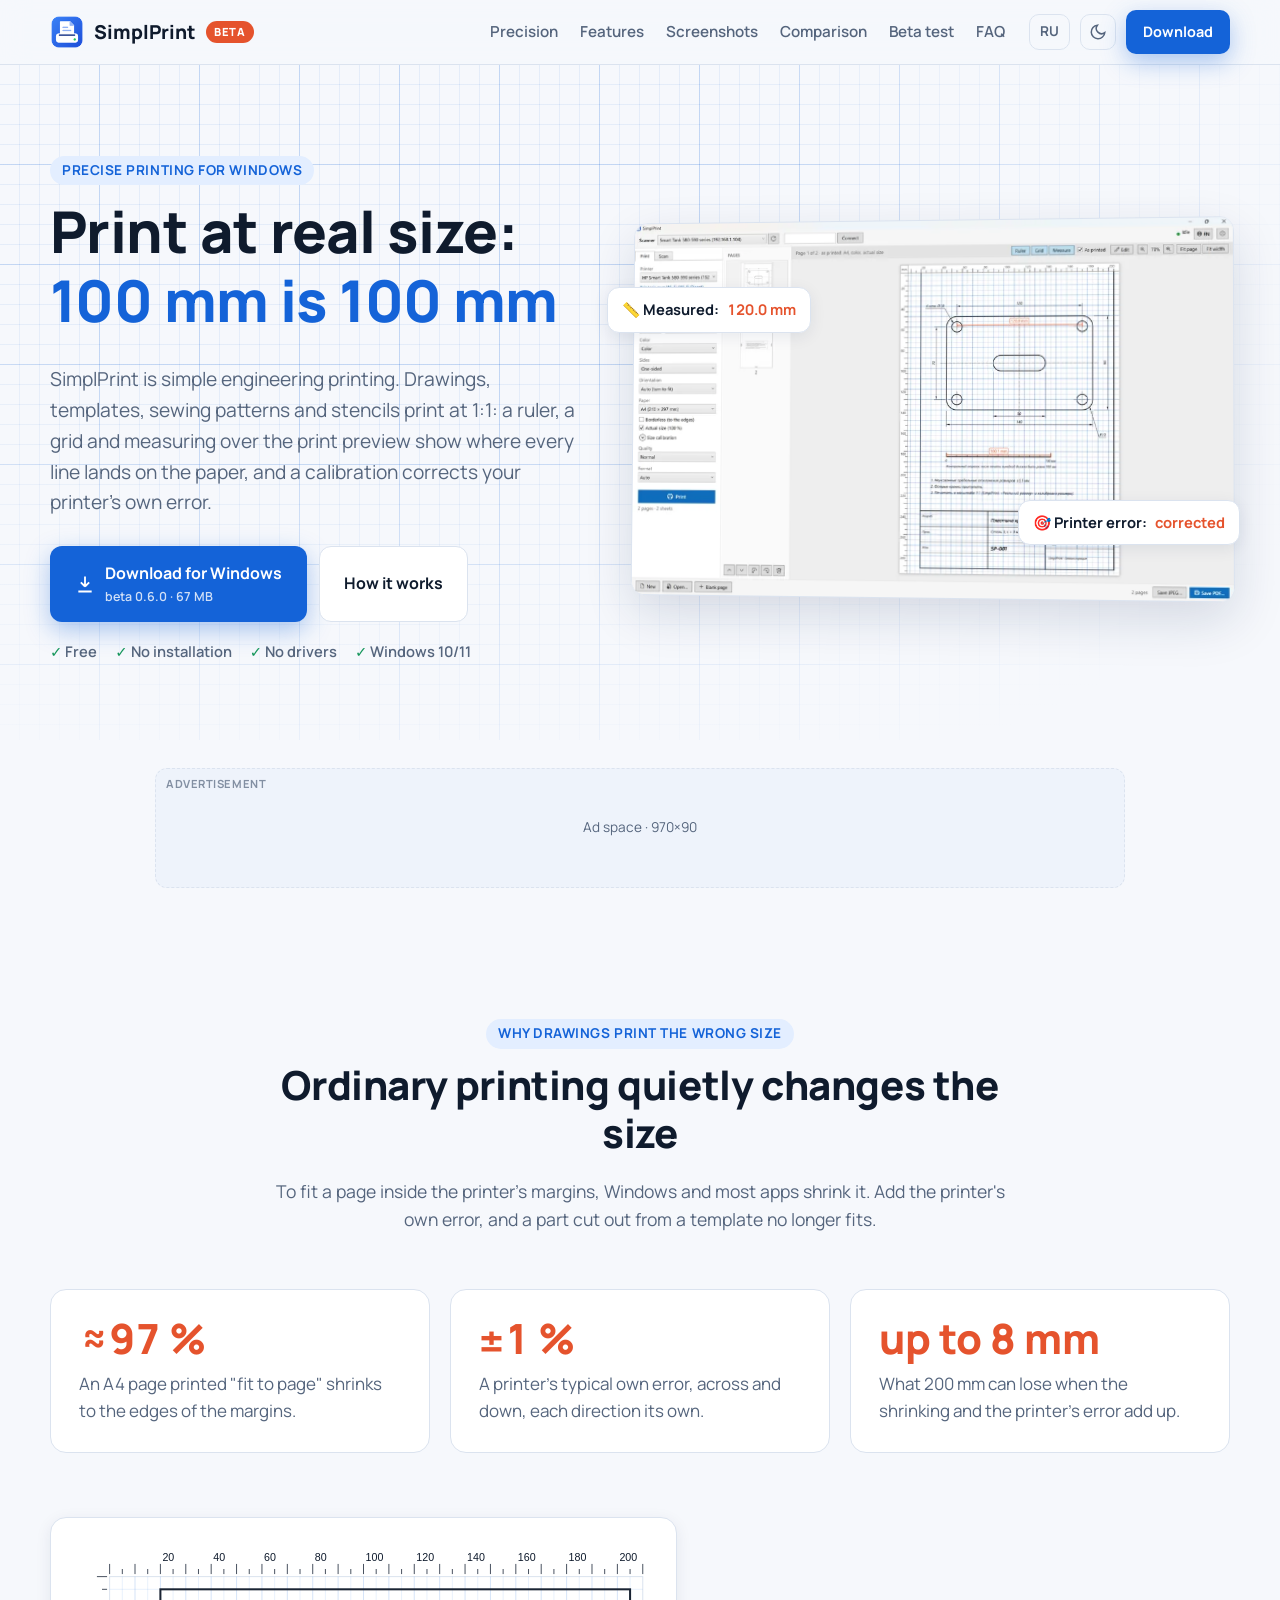
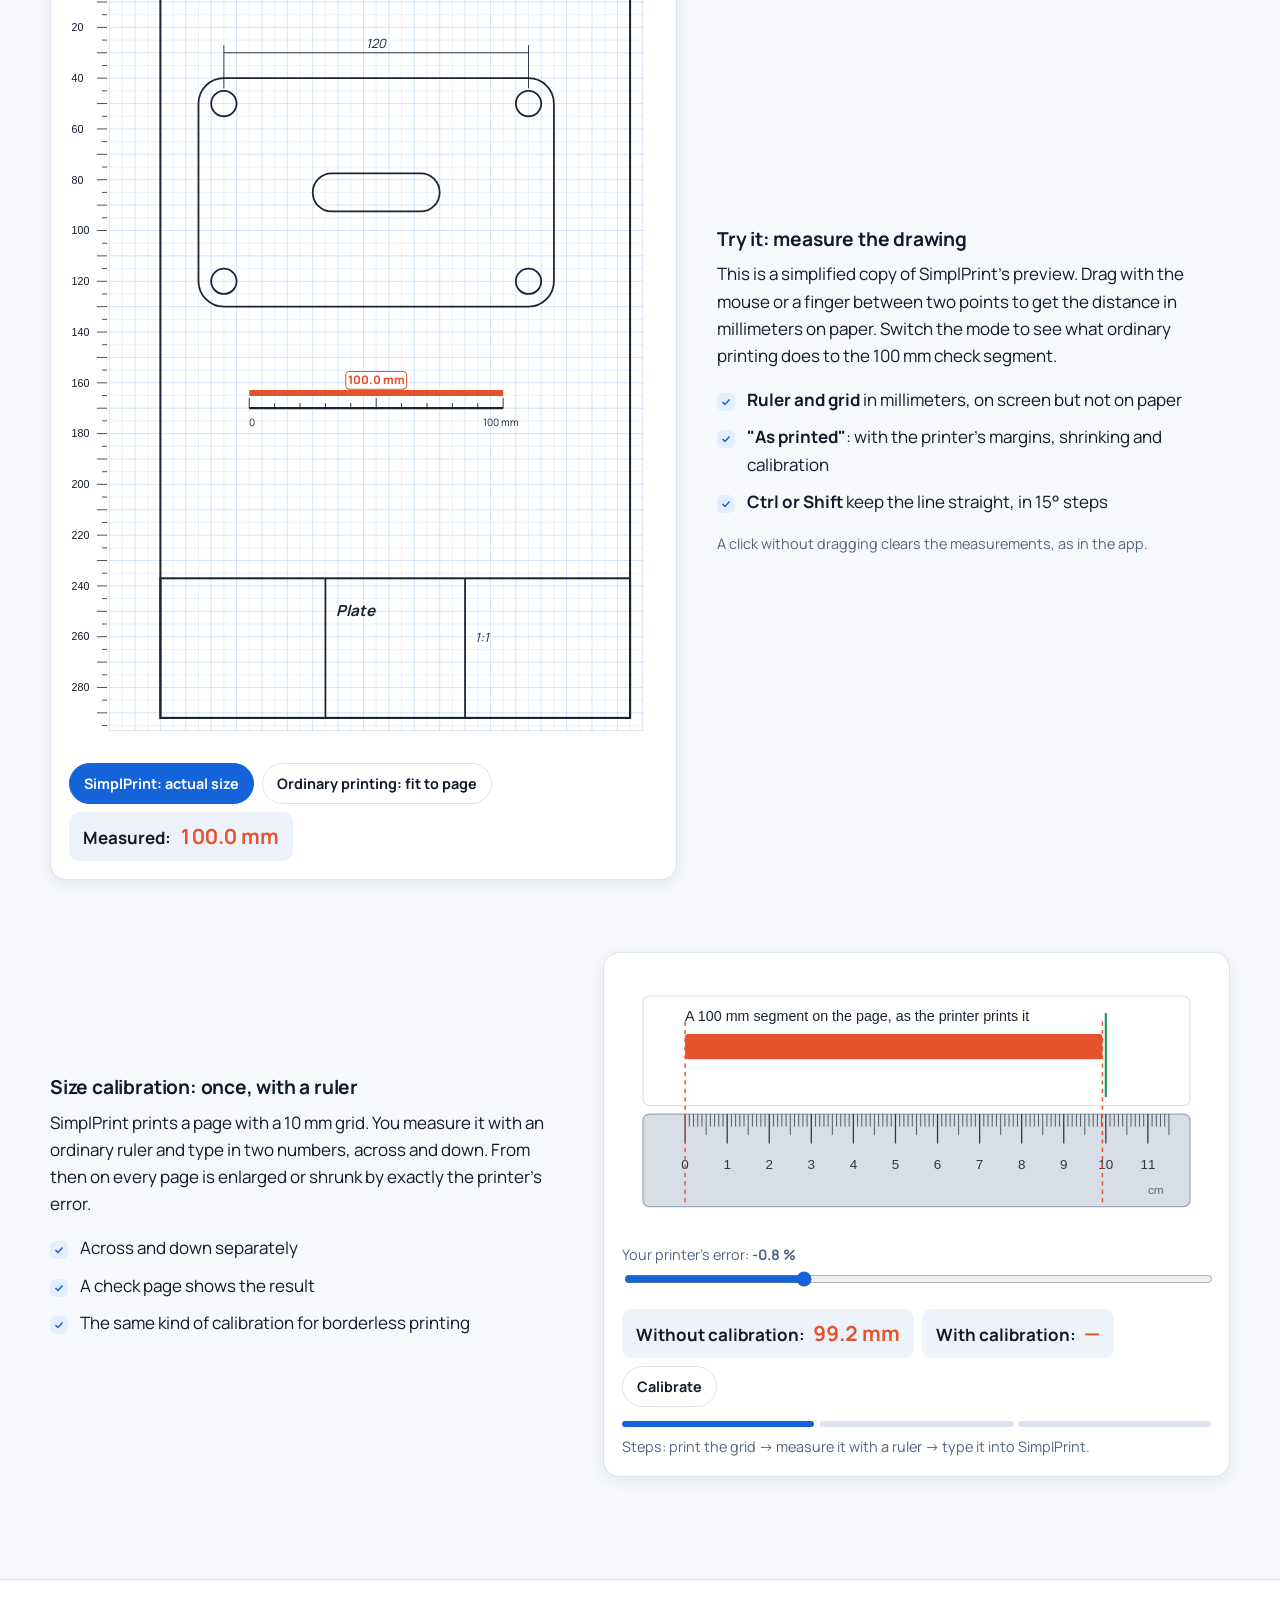
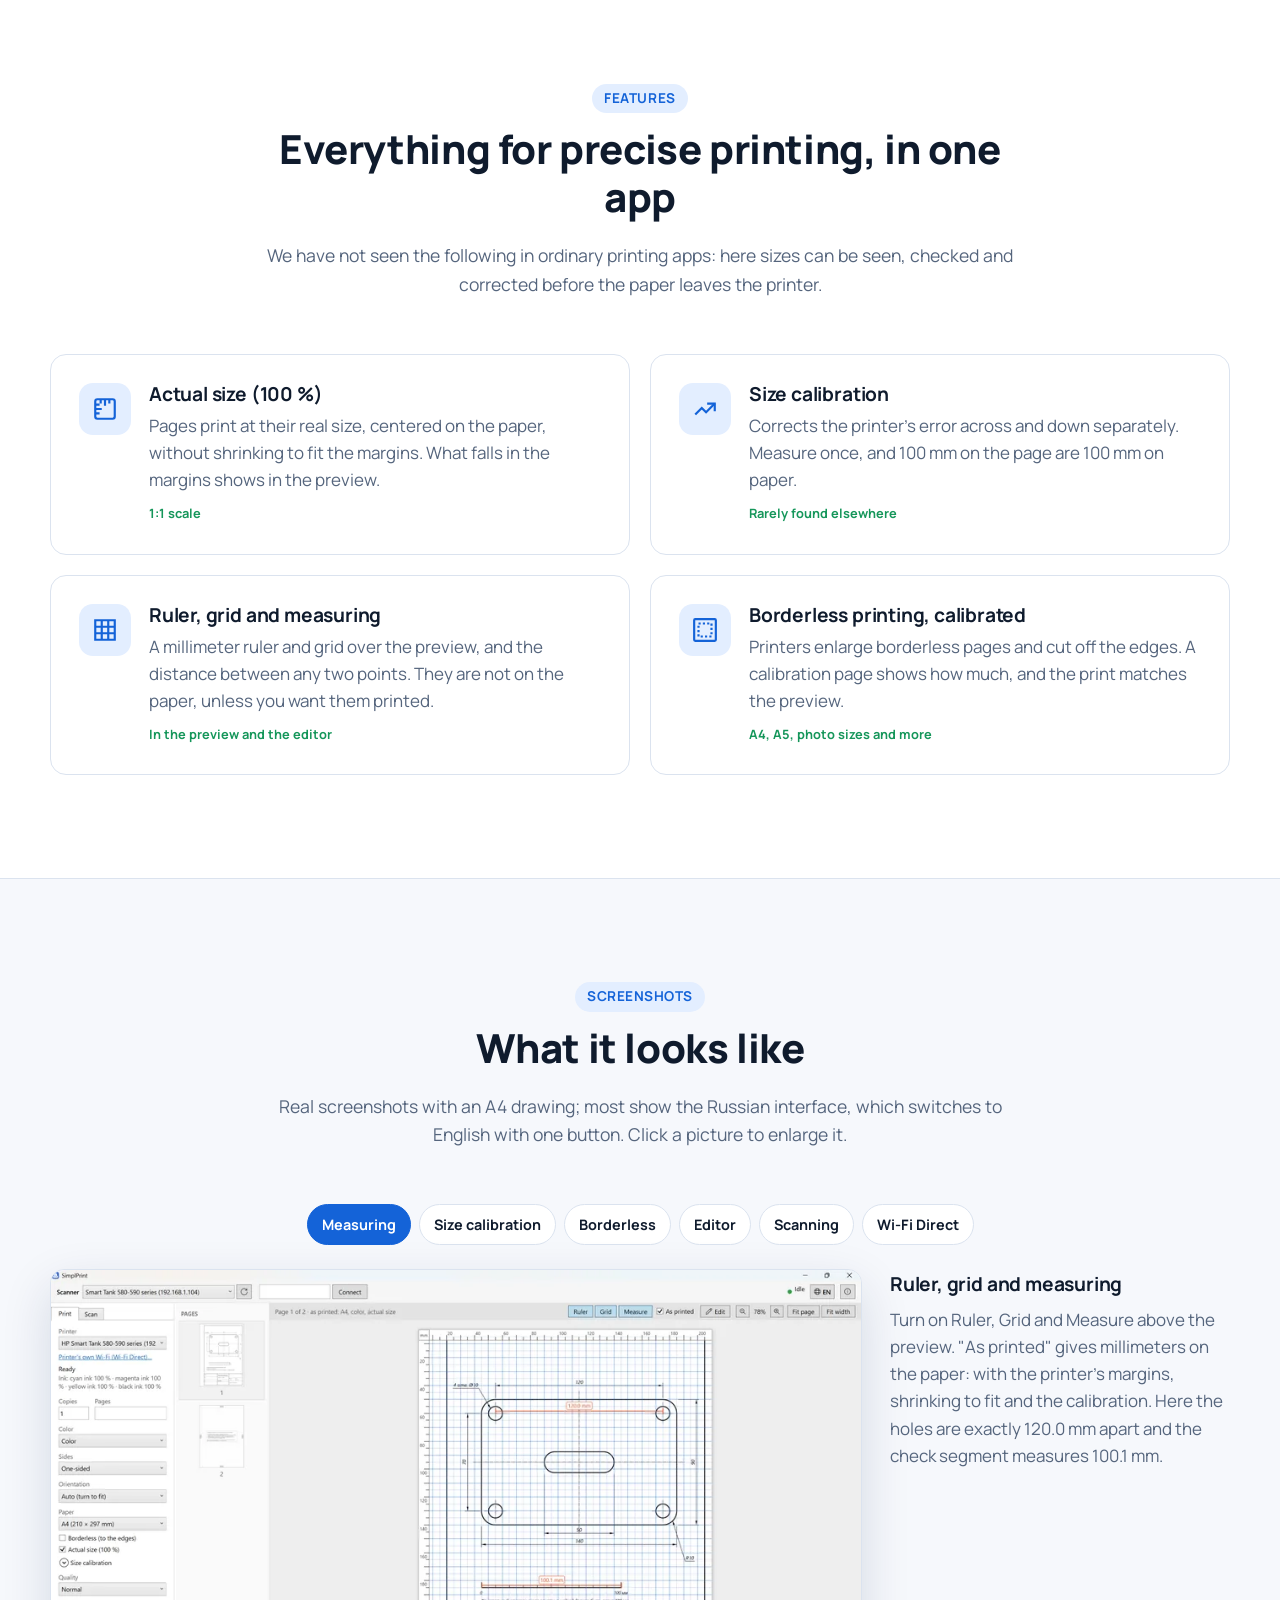
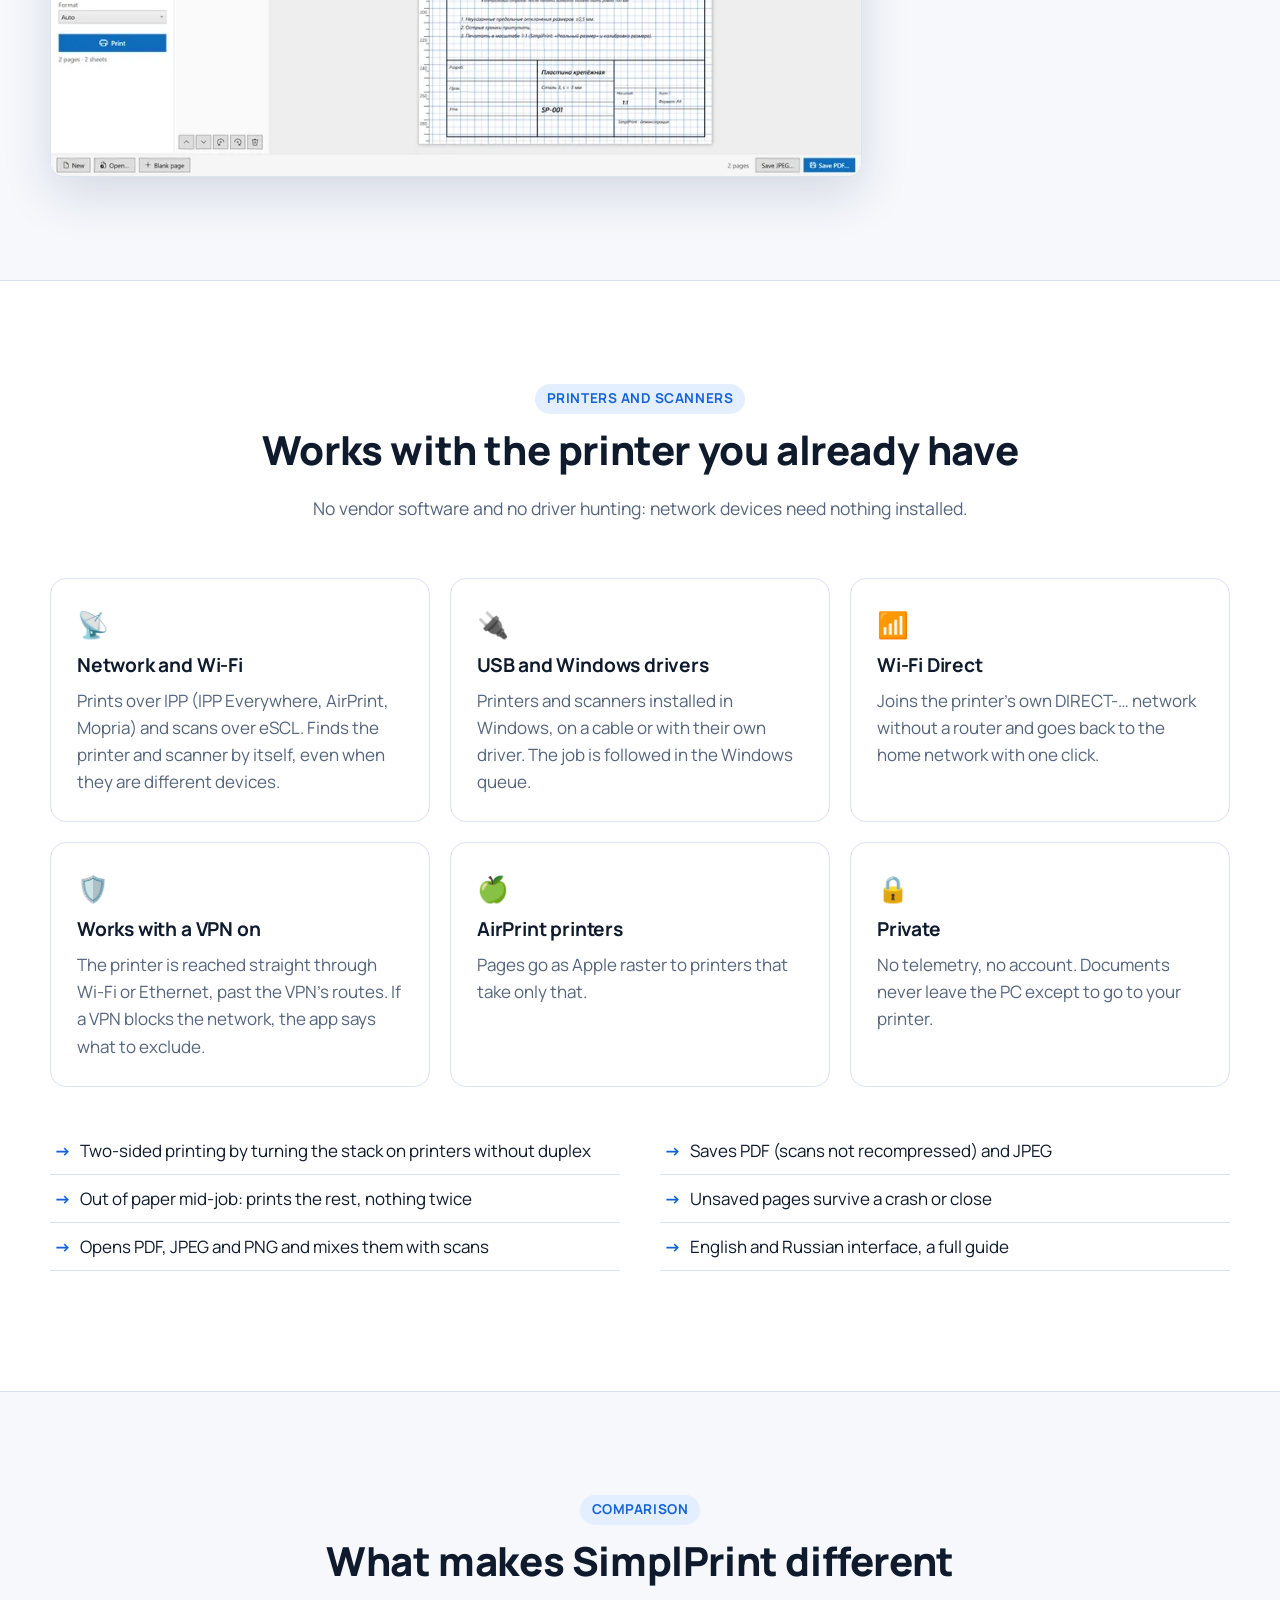
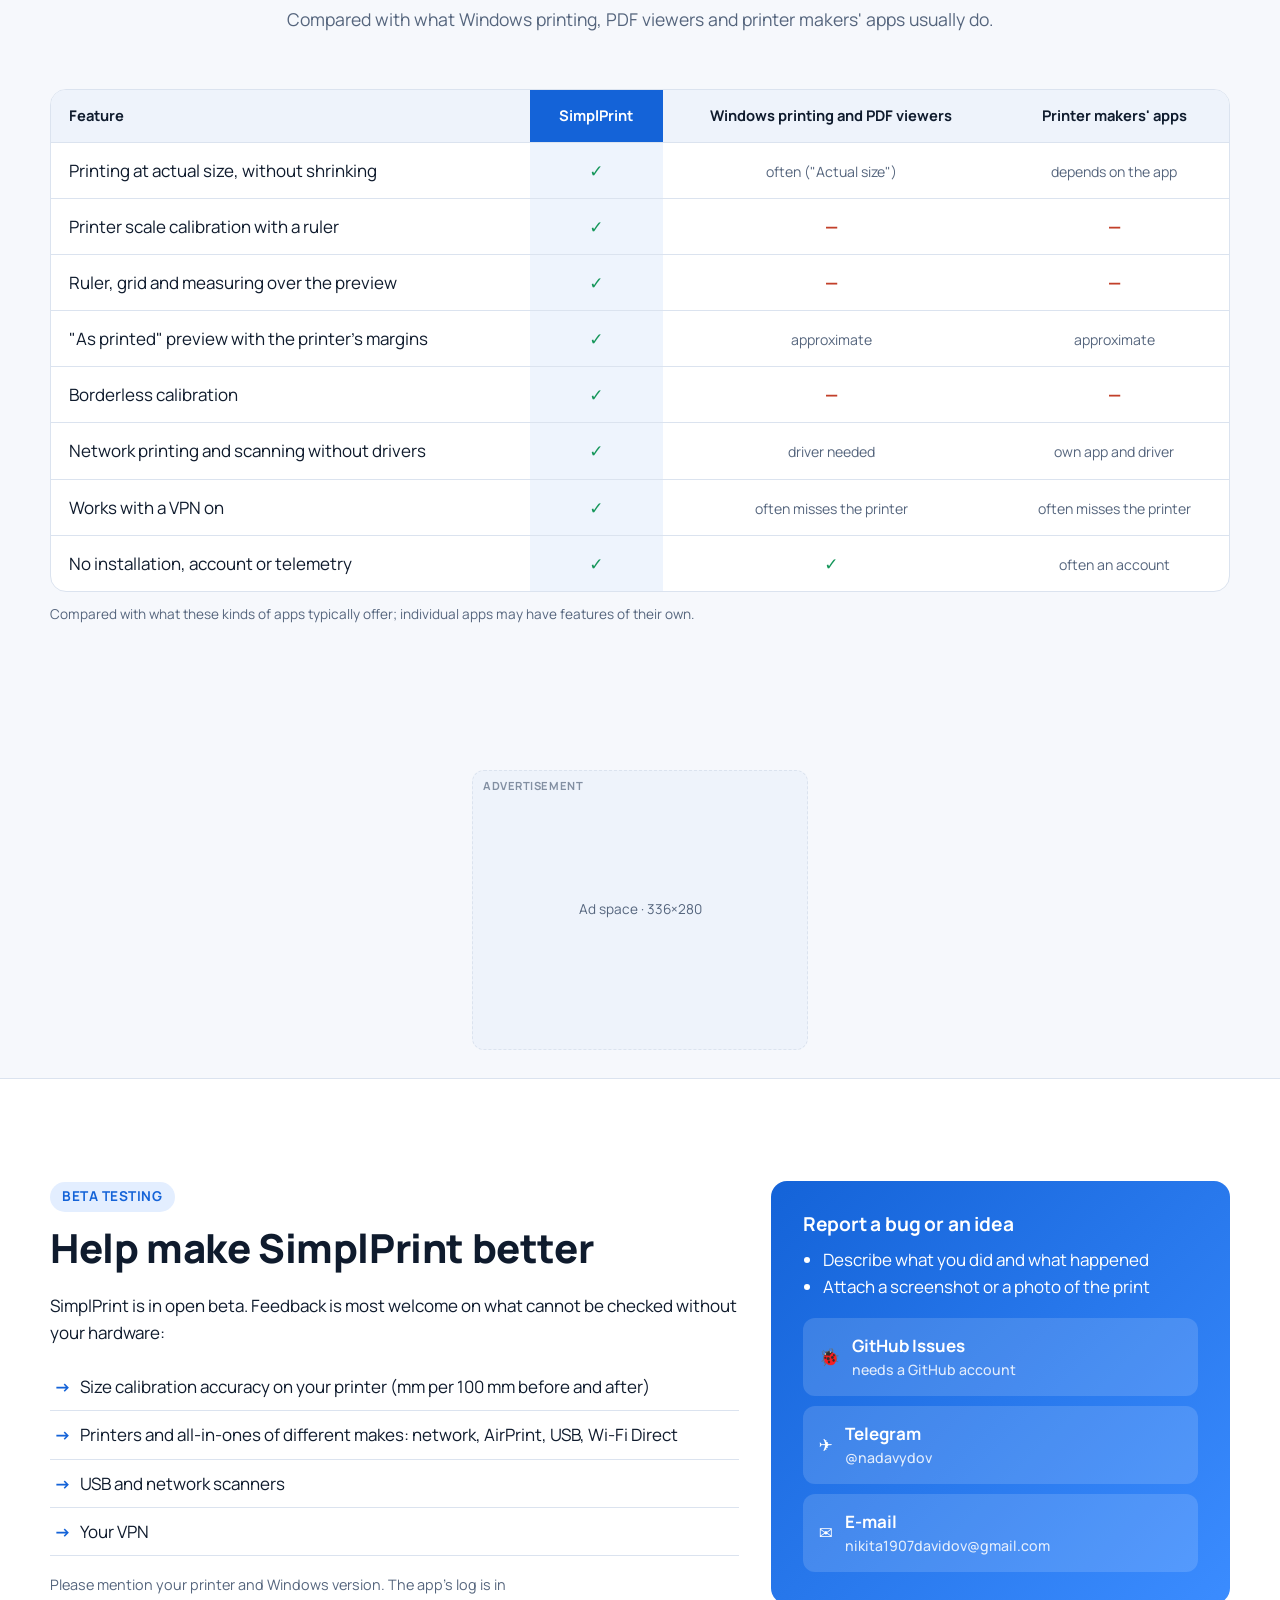
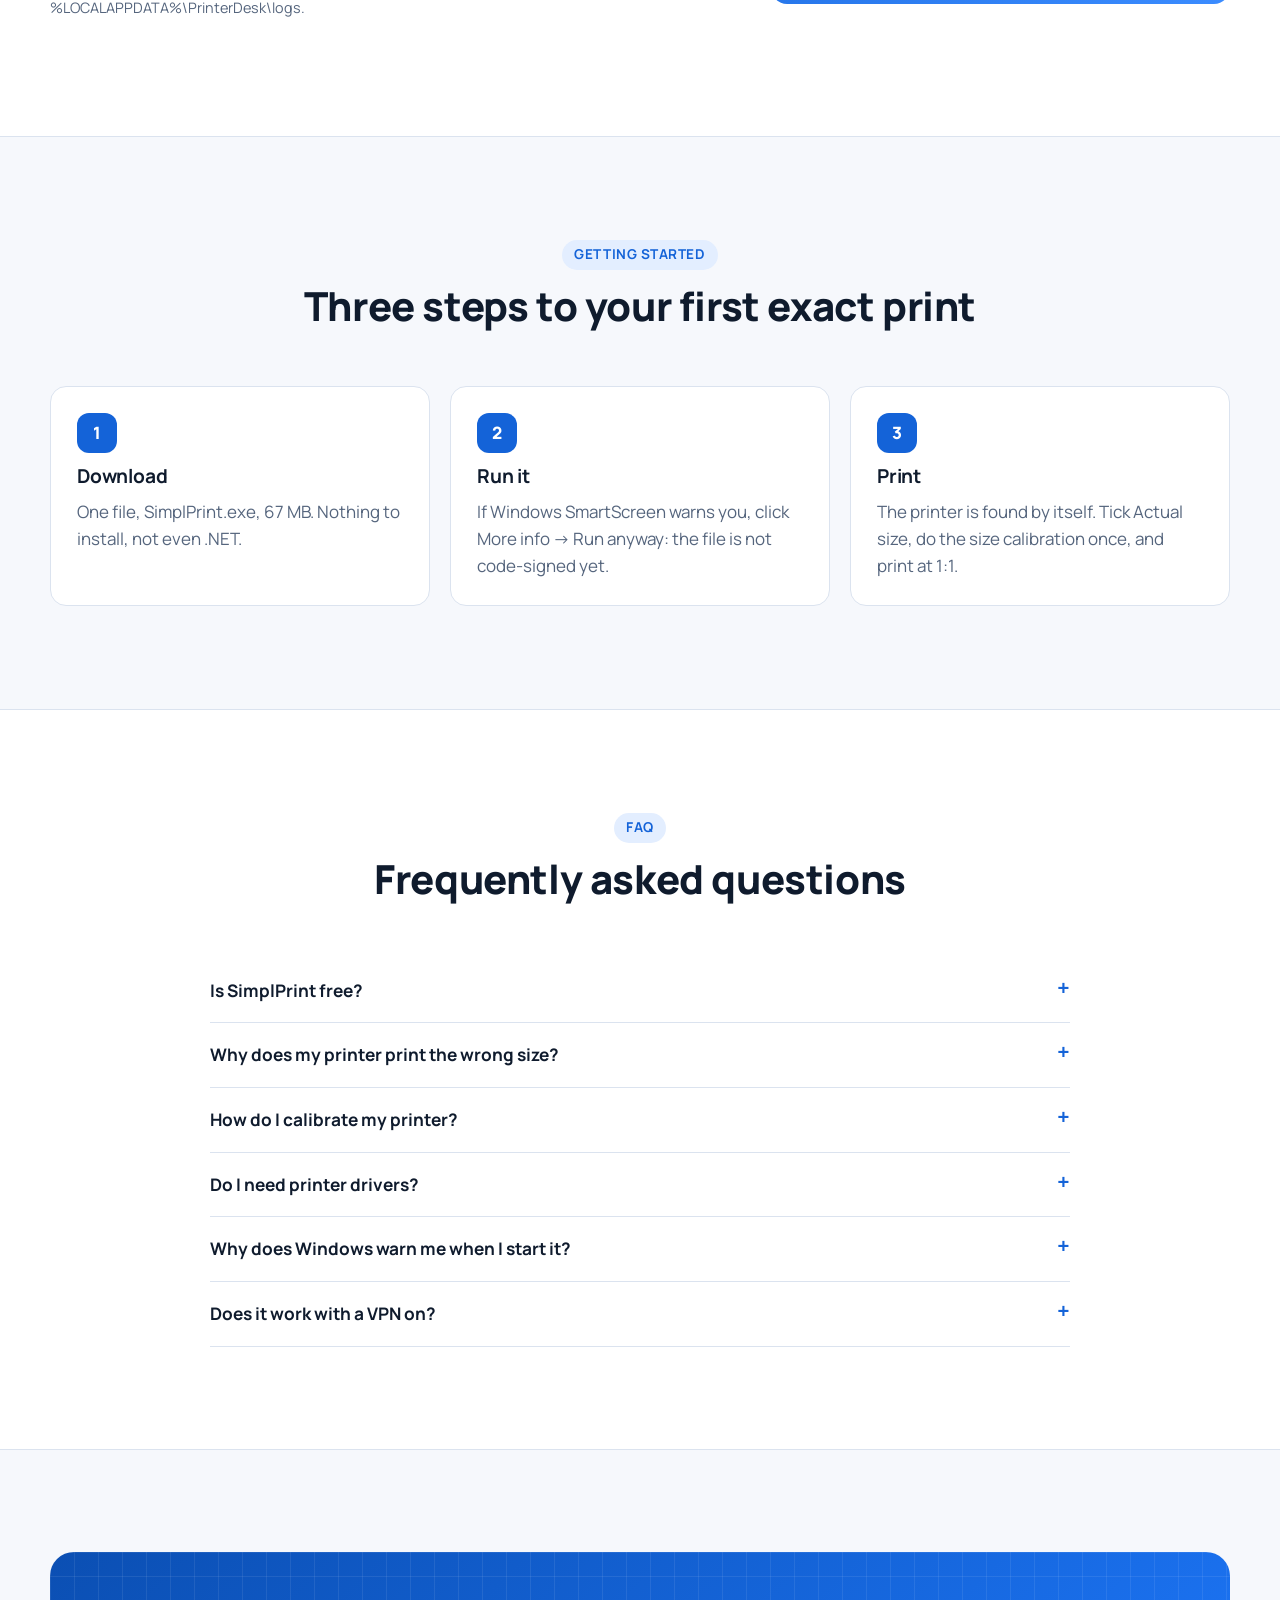
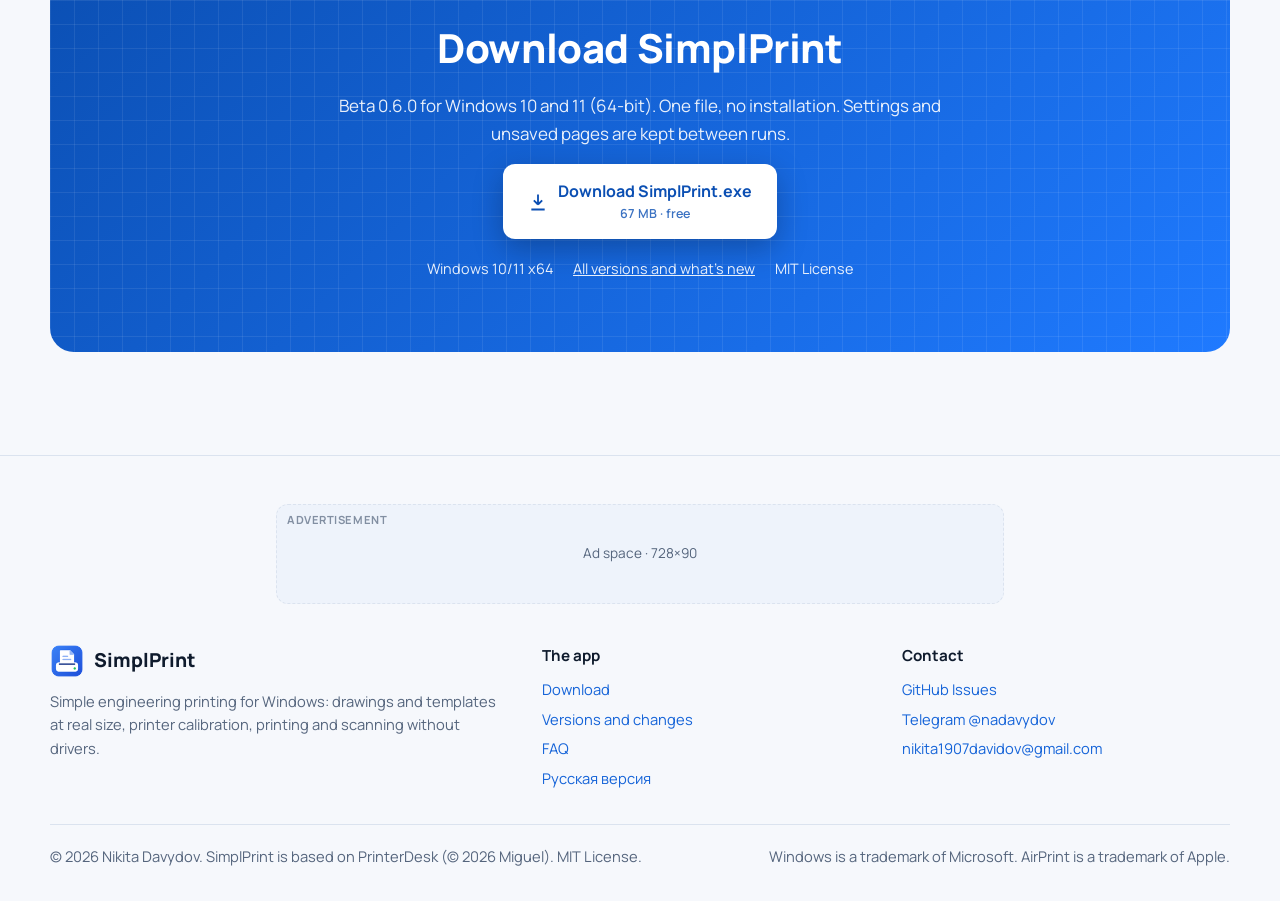
<file: en/index.html>
<!doctype html>
<html lang="en">
<head>
  <meta charset="utf-8">
  <meta name="viewport" content="width=device-width, initial-scale=1">
  <script>document.documentElement.classList.add("js")</script>
  <title>SimplPrint — print drawings at real size (1:1) on Windows, with printer calibration</title>
  <meta name="description" content="Free Windows app for printing drawings, templates and sewing patterns at true 1:1 scale: ruler, grid and measuring over the print preview, printer scale calibration, borderless calibration. Prints and scans without drivers: network, AirPrint, USB, Wi-Fi Direct.">
  <link rel="canonical" href="https://simplprint.site/en/">
  <link rel="alternate" hreflang="ru" href="https://simplprint.site/">
  <link rel="alternate" hreflang="en" href="https://simplprint.site/en/">
  <link rel="alternate" hreflang="x-default" href="https://simplprint.site/">
  <meta name="theme-color" content="#1463d8">
  <link rel="icon" href="../favicon.ico" sizes="any">
  <link rel="apple-touch-icon" href="../apple-touch-icon.png">

  <meta property="og:type" content="website">
  <meta property="og:site_name" content="SimplPrint">
  <meta property="og:locale" content="en_US">
  <meta property="og:locale:alternate" content="ru_RU">
  <meta property="og:title" content="SimplPrint — print at real size: 100 mm on screen is 100 mm on paper">
  <meta property="og:description" content="Ruler, grid, measuring and printer calibration for printing drawings and templates exactly. Free, Windows 10/11.">
  <meta property="og:url" content="https://simplprint.site/en/">
  <meta property="og:image" content="https://simplprint.site/og-image-en.png">
  <meta property="og:image:width" content="1200">
  <meta property="og:image:height" content="630">
  <meta name="twitter:card" content="summary_large_image">

  <link rel="preconnect" href="https://fonts.googleapis.com">
  <link rel="preconnect" href="https://fonts.gstatic.com" crossorigin>
  <link href="https://fonts.googleapis.com/css2?family=Manrope:wght@500;600;700;800&display=swap" rel="stylesheet">
  <link rel="stylesheet" href="../assets/css/style.css">

  <script type="application/ld+json">
  {
    "@context": "https://schema.org",
    "@type": "SoftwareApplication",
    "name": "SimplPrint",
    "description": "Windows app for printing drawings, templates and patterns at real size: ruler, grid and measuring over the print preview, printer scale calibration, borderless printing; printing and scanning without drivers.",
    "applicationCategory": "UtilitiesApplication",
    "operatingSystem": "Windows 10, Windows 11",
    "softwareVersion": "0.6.0",
    "fileSize": "67 MB",
    "inLanguage": ["en", "ru"],
    "isAccessibleForFree": true,
    "offers": { "@type": "Offer", "price": "0", "priceCurrency": "USD" },
    "downloadUrl": "https://github.com/Gameqwerty/simplprint-app/releases/latest/download/SimplPrint.exe",
    "screenshot": "https://simplprint.site/assets/img/measure-en-1600.webp",
    "image": "https://simplprint.site/og-image-en.png",
    "url": "https://simplprint.site/en/",
    "author": { "@type": "Person", "name": "Nikita Davydov" },
    "license": "https://opensource.org/licenses/MIT"
  }
  </script>
  <script type="application/ld+json">
  {
    "@context": "https://schema.org",
    "@type": "FAQPage",
    "mainEntity": [
      { "@type": "Question", "name": "Is SimplPrint free?",
        "acceptedAnswer": { "@type": "Answer", "text": "Yes. It is free, with no ads in the app, no account and no telemetry. The code is under the MIT license." } },
      { "@type": "Question", "name": "Why does my printer print the wrong size?",
        "acceptedAnswer": { "@type": "Answer", "text": "Ordinary printing shrinks the page to fit inside the printer's margins (an A4 page comes out at about 97 %), and the printer adds its own error of about 1 %. SimplPrint prints at actual size and has a size calibration that corrects the printer's error." } },
      { "@type": "Question", "name": "Do I need printer drivers?",
        "acceptedAnswer": { "@type": "Answer", "text": "Not for network printers and all-in-ones: SimplPrint prints over IPP (IPP Everywhere, AirPrint, Mopria) and scans over eSCL. Printers and scanners on USB work through the driver installed in Windows." } },
      { "@type": "Question", "name": "Why does Windows warn me when I start it?",
        "acceptedAnswer": { "@type": "Answer", "text": "The file is not code-signed yet, so SmartScreen shows a warning. Click More info, then Run anyway." } }
    ]
  }
  </script>
</head>
<body>
  <a class="visually-hidden" href="#main">Skip to content</a>

  <header class="header">
    <div class="container header__inner">
      <a class="brand" href="./" aria-label="SimplPrint home">
        <img src="../assets/img/logo-64.png" alt="" width="34" height="34">
        SimplPrint <span class="badge-beta">beta</span>
      </a>
      <nav class="nav" aria-label="Sections">
        <a href="#precision">Precision</a>
        <a href="#features">Features</a>
        <a href="#screens">Screenshots</a>
        <a href="#compare">Comparison</a>
        <a href="#beta">Beta test</a>
        <a href="#faq">FAQ</a>
      </nav>
      <div class="header__actions">
        <a class="lang" href="../" hreflang="ru" lang="ru">RU</a>
        <button class="theme-toggle" type="button" aria-label="Light or dark theme">
          <svg width="18" height="18" viewBox="0 0 24 24" fill="none" stroke="currentColor" stroke-width="2"><path d="M21 12.8A9 9 0 1 1 11.2 3a7 7 0 0 0 9.8 9.8z"/></svg>
        </button>
        <a class="btn btn--primary btn--small" href="#download">Download</a>
        <button class="menu-toggle" type="button" aria-label="Menu" aria-expanded="false">
          <svg width="20" height="20" viewBox="0 0 24 24" fill="none" stroke="currentColor" stroke-width="2"><path d="M4 7h16M4 12h16M4 17h16"/></svg>
        </button>
      </div>
    </div>
  </header>

  <main id="main">
    <section class="hero">
      <div class="container hero__inner">
        <div>
          <span class="eyebrow">Precise printing for Windows</span>
          <h1>Print at real size: <span class="hero__accent">100&nbsp;mm is 100&nbsp;mm</span></h1>
          <p class="hero__lead">
            SimplPrint is simple engineering printing. Drawings, templates, sewing patterns and stencils print at 1:1:
            a ruler, a grid and measuring over the print preview show where every line lands on the paper, and a
            calibration corrects your printer's own error.
          </p>
          <div class="hero__buttons">
            <a class="btn btn--primary" href="https://github.com/Gameqwerty/simplprint-app/releases/latest/download/SimplPrint.exe" data-download>
              <svg width="20" height="20" viewBox="0 0 24 24" fill="none" stroke="currentColor" stroke-width="2.2"><path d="M12 3v12m0 0l-5-5m5 5l5-5M4 21h16"/></svg>
              <span>Download for Windows<small>beta 0.6.0 · 67 MB</small></span>
            </a>
            <a class="btn btn--ghost" href="#precision">How it works</a>
          </div>
          <div class="hero__facts">
            <span>Free</span><span>No installation</span><span>No drivers</span><span>Windows 10/11</span>
          </div>
        </div>
        <div class="hero__shot">
          <div class="window">
            <img src="../assets/img/measure-en-960.webp" srcset="../assets/img/measure-en-960.webp 960w, ../assets/img/measure-en-1600.webp 1600w"
                 sizes="(max-width: 960px) 100vw, 640px" width="1600" height="1000"
                 alt="SimplPrint: a drawing in the print preview with ruler, grid and measurements of 120.0 and 100.1 mm" fetchpriority="high">
          </div>
          <div class="callout callout--a">📏 Measured: <b>120.0 mm</b></div>
          <div class="callout callout--b">🎯 Printer error: <b>corrected</b></div>
        </div>
      </div>
    </section>

    <div class="ad-band">
      <div class="container">
        <aside class="ad-slot ad-slot--leaderboard" data-label="Advertisement" aria-label="Advertisement">
          <!-- Paste the ad code here (Google AdSense / Yandex Advertising Network), 970×90 or adaptive. -->
          <span class="ad-slot__placeholder">Ad space · 970×90</span>
        </aside>
      </div>
    </div>

    <section class="section" id="precision">
      <div class="container">
        <div class="section__head reveal">
          <span class="eyebrow">Why drawings print the wrong size</span>
          <h2>Ordinary printing quietly changes the size</h2>
          <p>To fit a page inside the printer's margins, Windows and most apps shrink it. Add the printer's own error,
            and a part cut out from a template no longer fits.</p>
        </div>
        <div class="problem">
          <div class="stat reveal"><div class="stat__value">≈97 %</div><p>An A4 page printed "fit to page" shrinks to the edges of the margins.</p></div>
          <div class="stat reveal"><div class="stat__value">±1 %</div><p>A printer's typical own error, across and down, each direction its own.</p></div>
          <div class="stat reveal"><div class="stat__value">up to 8 mm</div><p>What 200 mm can lose when the shrinking and the printer's error add up.</p></div>
        </div>

        <div class="demo" style="margin-top:64px">
          <div class="demo__stage reveal" id="measure-demo" data-mm="mm" data-title="Plate" data-label="An A4 page with a grid, a ruler and a measurement">
            <div class="demo__controls">
              <button class="chip" type="button" data-mode="full" aria-pressed="true">SimplPrint: actual size</button>
              <button class="chip" type="button" data-mode="fit" aria-pressed="false">Ordinary printing: fit to page</button>
              <span class="readout">Measured: <b data-readout>—</b></span>
            </div>
          </div>
          <div class="demo__text reveal">
            <h3>Try it: measure the drawing</h3>
            <p>This is a simplified copy of SimplPrint's preview. Drag with the mouse or a finger between two points to get
              the distance in millimeters on paper. Switch the mode to see what ordinary printing does to the 100&nbsp;mm
              check segment.</p>
            <ul>
              <li><b>Ruler and grid</b> in millimeters, on screen but not on paper</li>
              <li><b>"As printed"</b>: with the printer's margins, shrinking and calibration</li>
              <li><b>Ctrl or Shift</b> keep the line straight, in 15° steps</li>
            </ul>
            <p class="hint">A click without dragging clears the measurements, as in the app.</p>
          </div>
        </div>

        <div class="demo demo--reverse">
          <div class="demo__text reveal">
            <h3>Size calibration: once, with a ruler</h3>
            <p>SimplPrint prints a page with a 10&nbsp;mm grid. You measure it with an ordinary ruler and type in two
              numbers, across and down. From then on every page is enlarged or shrunk by exactly the printer's error.</p>
            <ul>
              <li>Across and down separately</li>
              <li>A check page shows the result</li>
              <li>The same kind of calibration for borderless printing</li>
            </ul>
          </div>
          <div class="demo__stage reveal" id="calibration-demo" data-mm="mm" data-cm="cm" data-caption="A 100 mm segment on the page, as the printer prints it" data-label="A ruler and the printed segment before and after calibration">
            <label class="hint" for="printer-error">Your printer's error: <b data-error-text>−0.8 %</b></label>
            <input class="slider" id="printer-error" type="range" min="-20" max="20" step="1" value="-8" data-error>
            <div class="demo__controls">
              <span class="readout">Without calibration: <b data-before>99.2 mm</b></span>
              <span class="readout">With calibration: <b data-after>—</b></span>
              <button class="chip" type="button" data-calibrate data-run="Calibrate" data-reset="Reset" aria-pressed="false">Calibrate</button>
            </div>
            <div class="steps" aria-hidden="true"><span></span><span></span><span></span></div>
            <p class="hint" style="margin:8px 0 0">Steps: print the grid → measure it with a ruler → type it into SimplPrint.</p>
          </div>
        </div>
      </div>
    </section>

    <section class="section section--alt" id="features">
      <div class="container">
        <div class="section__head reveal">
          <span class="eyebrow">Features</span>
          <h2>Everything for precise printing, in one app</h2>
          <p>We have not seen the following in ordinary printing apps: here sizes can be seen, checked and corrected
            before the paper leaves the printer.</p>
        </div>
        <div class="features">
          <article class="feature reveal">
            <div class="feature__icon"><svg width="26" height="26" viewBox="0 0 24 24" fill="none" stroke="currentColor" stroke-width="2"><rect x="3" y="3" width="18" height="18" rx="2"/><path d="M8 3v4M12 3v6M16 3v4M3 8h4M3 12h6M3 16h4"/></svg></div>
            <div><h3>Actual size (100 %)</h3><p>Pages print at their real size, centered on the paper, without shrinking to fit the margins. What falls in the margins shows in the preview.</p><span class="feature__tag">1:1 scale</span></div>
          </article>
          <article class="feature reveal">
            <div class="feature__icon"><svg width="26" height="26" viewBox="0 0 24 24" fill="none" stroke="currentColor" stroke-width="2"><path d="M3 17l6-6 4 4 8-8"/><path d="M14 7h7v7"/></svg></div>
            <div><h3>Size calibration</h3><p>Corrects the printer's error across and down separately. Measure once, and 100&nbsp;mm on the page are 100&nbsp;mm on paper.</p><span class="feature__tag">Rarely found elsewhere</span></div>
          </article>
          <article class="feature reveal">
            <div class="feature__icon"><svg width="26" height="26" viewBox="0 0 24 24" fill="none" stroke="currentColor" stroke-width="2"><path d="M3 3h18v18H3z"/><path d="M9 3v18M15 3v18M3 9h18M3 15h18"/></svg></div>
            <div><h3>Ruler, grid and measuring</h3><p>A millimeter ruler and grid over the preview, and the distance between any two points. They are not on the paper, unless you want them printed.</p><span class="feature__tag">In the preview and the editor</span></div>
          </article>
          <article class="feature reveal">
            <div class="feature__icon"><svg width="26" height="26" viewBox="0 0 24 24" fill="none" stroke="currentColor" stroke-width="2"><rect x="2" y="2" width="20" height="20" rx="1"/><path d="M6 6h12v12H6z" stroke-dasharray="2 2"/></svg></div>
            <div><h3>Borderless printing, calibrated</h3><p>Printers enlarge borderless pages and cut off the edges. A calibration page shows how much, and the print matches the preview.</p><span class="feature__tag">A4, A5, photo sizes and more</span></div>
          </article>
        </div>
      </div>
    </section>

    <section class="section" id="screens">
      <div class="container">
        <div class="section__head reveal">
          <span class="eyebrow">Screenshots</span>
          <h2>What it looks like</h2>
          <p>Real screenshots with an A4 drawing; most show the Russian interface, which switches to English with one button. Click a picture to enlarge it.</p>
        </div>
        <div class="tabs" role="group" aria-label="Screenshots">
          <button class="chip" type="button" data-tab="shot-measure" aria-pressed="true">Measuring</button>
          <button class="chip" type="button" data-tab="shot-size" aria-pressed="false">Size calibration</button>
          <button class="chip" type="button" data-tab="shot-borderless" aria-pressed="false">Borderless</button>
          <button class="chip" type="button" data-tab="shot-editor" aria-pressed="false">Editor</button>
          <button class="chip" type="button" data-tab="shot-scan" aria-pressed="false">Scanning</button>
          <button class="chip" type="button" data-tab="shot-wifi" aria-pressed="false">Wi-Fi Direct</button>
        </div>
        <div class="gallery__panel" id="shot-measure">
          <div class="gallery__view">
            <div class="window"><img class="gallery__image" loading="lazy" src="../assets/img/measure-en-960.webp" data-zoom="../assets/img/measure-en-1600.webp" width="960" height="600" alt="Print preview of a drawing with ruler, grid and two measurements"></div>
            <div class="gallery__caption"><h3>Ruler, grid and measuring</h3><p>Turn on Ruler, Grid and Measure above the preview. "As printed" gives millimeters on the paper: with the printer's margins, shrinking to fit and the calibration. Here the holes are exactly 120.0 mm apart and the check segment measures 100.1 mm.</p></div>
          </div>
        </div>
        <div class="gallery__panel" id="shot-size" hidden>
          <div class="gallery__view">
            <div class="window"><img class="gallery__image" loading="lazy" src="../assets/img/size-960.webp" data-zoom="../assets/img/size-1600.webp" width="960" height="600" alt="Size calibration page with a 10 mm grid and the measured values 99.2 and 100.6 mm"></div>
            <div class="gallery__caption"><h3>Size calibration</h3><p>"Add size calibration page" adds a 10&nbsp;mm grid and sets printing up for it. Measure it from line 0 to 100 and type the result in: this printer printed 99.2&nbsp;mm across and 100.6&nbsp;mm down.</p></div>
          </div>
        </div>
        <div class="gallery__panel" id="shot-borderless" hidden>
          <div class="gallery__view">
            <div class="window"><img class="gallery__image" loading="lazy" src="../assets/img/borderless-960.webp" data-zoom="../assets/img/borderless-1600.webp" width="960" height="600" alt="Borderless calibration page with numbered lines at the edges"></div>
            <div class="gallery__caption"><h3>Borderless printing and its calibration</h3><p>Numbered lines at each edge show how much the printer cuts off. Enter the first printed lines and borderless prints match the preview to the millimeter.</p></div>
          </div>
        </div>
        <div class="gallery__panel" id="shot-editor" hidden>
          <div class="gallery__view">
            <div class="window"><img class="gallery__image" loading="lazy" src="../assets/img/editor-960.webp" data-zoom="../assets/img/editor-1600.webp" width="960" height="600" alt="Page editor: a red mark, an arrow and a note on a drawing"></div>
            <div class="gallery__caption"><h3>An editor right in the preview</h3><p>Marks, arrows, shapes, text, brush and eraser, pictures from a file or the clipboard. The ruler, grid and measurements can be drawn into the page and printed.</p></div>
          </div>
        </div>
        <div class="gallery__panel" id="shot-scan" hidden>
          <div class="gallery__view">
            <div class="window"><img class="gallery__image" loading="lazy" src="../assets/img/scan-960.webp" data-zoom="../assets/img/scan-1600.webp" width="960" height="600" alt="Scan tab: source, resolution, color and paper size"></div>
            <div class="gallery__caption"><h3>Scanning without drivers</h3><p>From the glass and the document feeder, two-sided by turning the stack by hand. Network scanners over eSCL (AirScan, Mopria), USB scanners through WIA. Saves PDF and JPEG.</p></div>
          </div>
        </div>
        <div class="gallery__panel" id="shot-wifi" hidden>
          <div class="gallery__view">
            <div class="window" style="max-width:520px;margin:auto"><img class="gallery__image" loading="lazy" src="../assets/img/wifi-640.webp" data-zoom="../assets/img/wifi-640.webp" width="640" height="566" alt="Joining the printer's own Wi-Fi network"></div>
            <div class="gallery__caption"><h3>The printer's own Wi-Fi</h3><p>No router nearby? SimplPrint joins the printer's DIRECT-… network, finds the printer and scanner, and takes the PC back to the home network with one click.</p></div>
          </div>
        </div>
      </div>
    </section>

    <section class="section section--alt">
      <div class="container">
        <div class="section__head reveal">
          <span class="eyebrow">Printers and scanners</span>
          <h2>Works with the printer you already have</h2>
          <p>No vendor software and no driver hunting: network devices need nothing installed.</p>
        </div>
        <div class="devices">
          <div class="device reveal"><div class="device__icon">📡</div><h3>Network and Wi-Fi</h3><p>Prints over IPP (IPP Everywhere, AirPrint, Mopria) and scans over eSCL. Finds the printer and scanner by itself, even when they are different devices.</p></div>
          <div class="device reveal"><div class="device__icon">🔌</div><h3>USB and Windows drivers</h3><p>Printers and scanners installed in Windows, on a cable or with their own driver. The job is followed in the Windows queue.</p></div>
          <div class="device reveal"><div class="device__icon">📶</div><h3>Wi-Fi Direct</h3><p>Joins the printer's own DIRECT-… network without a router and goes back to the home network with one click.</p></div>
          <div class="device reveal"><div class="device__icon">🛡️</div><h3>Works with a VPN on</h3><p>The printer is reached straight through Wi-Fi or Ethernet, past the VPN's routes. If a VPN blocks the network, the app says what to exclude.</p></div>
          <div class="device reveal"><div class="device__icon">🍏</div><h3>AirPrint printers</h3><p>Pages go as Apple raster to printers that take only that.</p></div>
          <div class="device reveal"><div class="device__icon">🔒</div><h3>Private</h3><p>No telemetry, no account. Documents never leave the PC except to go to your printer.</p></div>
        </div>
        <ul class="more reveal">
          <li>Two-sided printing by turning the stack on printers without duplex</li>
          <li>Out of paper mid-job: prints the rest, nothing twice</li>
          <li>Opens PDF, JPEG and PNG and mixes them with scans</li>
          <li>Saves PDF (scans not recompressed) and JPEG</li>
          <li>Unsaved pages survive a crash or close</li>
          <li>English and Russian interface, a full guide</li>
        </ul>
      </div>
    </section>

    <section class="section" id="compare">
      <div class="container">
        <div class="section__head reveal">
          <span class="eyebrow">Comparison</span>
          <h2>What makes SimplPrint different</h2>
          <p>Compared with what Windows printing, PDF viewers and printer makers' apps usually do.</p>
        </div>
        <div class="table-wrap reveal">
          <table class="compare">
            <thead>
              <tr><th scope="col">Feature</th><th scope="col" class="us">SimplPrint</th><th scope="col">Windows printing and PDF viewers</th><th scope="col">Printer makers' apps</th></tr>
            </thead>
            <tbody>
              <tr><td>Printing at actual size, without shrinking</td><td class="us yes">✓</td><td><span class="part">often ("Actual size")</span></td><td><span class="part">depends on the app</span></td></tr>
              <tr><td>Printer scale calibration with a ruler</td><td class="us yes">✓</td><td class="no">—</td><td class="no">—</td></tr>
              <tr><td>Ruler, grid and measuring over the preview</td><td class="us yes">✓</td><td class="no">—</td><td class="no">—</td></tr>
              <tr><td>"As printed" preview with the printer's margins</td><td class="us yes">✓</td><td><span class="part">approximate</span></td><td><span class="part">approximate</span></td></tr>
              <tr><td>Borderless calibration</td><td class="us yes">✓</td><td class="no">—</td><td class="no">—</td></tr>
              <tr><td>Network printing and scanning without drivers</td><td class="us yes">✓</td><td><span class="part">driver needed</span></td><td><span class="part">own app and driver</span></td></tr>
              <tr><td>Works with a VPN on</td><td class="us yes">✓</td><td><span class="part">often misses the printer</span></td><td><span class="part">often misses the printer</span></td></tr>
              <tr><td>No installation, account or telemetry</td><td class="us yes">✓</td><td class="yes">✓</td><td><span class="part">often an account</span></td></tr>
            </tbody>
          </table>
        </div>
        <p class="footnote">Compared with what these kinds of apps typically offer; individual apps may have features of their own.</p>
      </div>
    </section>

    <div class="ad-band">
      <div class="container">
        <aside class="ad-slot ad-slot--rectangle" data-label="Advertisement" aria-label="Advertisement">
          <!-- Paste the ad code here, 336×280 or 300×250. -->
          <span class="ad-slot__placeholder">Ad space · 336×280</span>
        </aside>
      </div>
    </div>

    <section class="section section--alt" id="beta">
      <div class="container beta">
        <div class="reveal">
          <span class="eyebrow">Beta testing</span>
          <h2>Help make SimplPrint better</h2>
          <p>SimplPrint is in open beta. Feedback is most welcome on what cannot be checked without your hardware:</p>
          <ul class="more" style="columns:1;margin-top:12px">
            <li>Size calibration accuracy on your printer (mm per 100&nbsp;mm before and after)</li>
            <li>Printers and all-in-ones of different makes: network, AirPrint, USB, Wi-Fi Direct</li>
            <li>USB and network scanners</li>
            <li>Your VPN</li>
          </ul>
          <p class="hint">Please mention your printer and Windows version. The app's log is in %LOCALAPPDATA%\PrinterDesk\logs.</p>
        </div>
        <div class="beta__card reveal">
          <h3>Report a bug or an idea</h3>
          <ul><li>Describe what you did and what happened</li><li>Attach a screenshot or a photo of the print</li></ul>
          <div class="contacts">
            <a class="contact" href="https://github.com/Gameqwerty/simplprint-app/issues/new" rel="noopener">🐞<span>GitHub Issues<small>needs a GitHub account</small></span></a>
            <a class="contact" href="https://t.me/nadavydov" rel="noopener">✈️<span>Telegram<small>@nadavydov</small></span></a>
            <a class="contact" href="mailto:nikita1907davidov@gmail.com?subject=SimplPrint%20feedback">✉️<span>E-mail<small>nikita1907davidov@gmail.com</small></span></a>
          </div>
        </div>
      </div>
    </section>

    <section class="section">
      <div class="container">
        <div class="section__head reveal">
          <span class="eyebrow">Getting started</span>
          <h2>Three steps to your first exact print</h2>
        </div>
        <ol class="start start-list">
          <li class="reveal"><h3>Download</h3><p>One file, SimplPrint.exe, 67&nbsp;MB. Nothing to install, not even .NET.</p></li>
          <li class="reveal"><h3>Run it</h3><p>If Windows SmartScreen warns you, click More info → Run anyway: the file is not code-signed yet.</p></li>
          <li class="reveal"><h3>Print</h3><p>The printer is found by itself. Tick Actual size, do the size calibration once, and print at 1:1.</p></li>
        </ol>
      </div>
    </section>

    <section class="section section--alt" id="faq">
      <div class="container">
        <div class="section__head reveal">
          <span class="eyebrow">FAQ</span>
          <h2>Frequently asked questions</h2>
        </div>
        <div class="faq">
          <details class="reveal"><summary>Is SimplPrint free?</summary><p>Yes. It is free, with no ads in the app, no account and no telemetry. The code is under the MIT license.</p></details>
          <details class="reveal"><summary>Why does my printer print the wrong size?</summary><p>Ordinary printing shrinks the page to fit inside the printer's margins (an A4 page comes out at about 97 %), and the printer adds its own error of about 1 %. SimplPrint prints at actual size and has a size calibration that corrects the printer's error.</p></details>
          <details class="reveal"><summary>How do I calibrate my printer?</summary><p>On the Print tab open Size calibration, click Add size calibration page and print it. Measure the grid from line 0 to 100 across and down with a ruler and type in the two numbers. A check page shows the result.</p></details>
          <details class="reveal"><summary>Do I need printer drivers?</summary><p>Not for network printers and all-in-ones: SimplPrint prints over IPP (IPP Everywhere, AirPrint, Mopria) and scans over eSCL. Printers and scanners on USB work through the driver installed in Windows.</p></details>
          <details class="reveal"><summary>Why does Windows warn me when I start it?</summary><p>The file is not code-signed yet, so SmartScreen shows a warning. Click More info, then Run anyway.</p></details>
          <details class="reveal"><summary>Does it work with a VPN on?</summary><p>Yes, with most VPNs: the app reaches the printer straight through Wi-Fi or Ethernet. If a VPN blocks the local network (kill switch), SimplPrint names the subnet to exclude in the VPN's settings.</p></details>
        </div>
      </div>
    </section>

    <section class="section" id="download">
      <div class="container">
        <div class="download reveal">
          <h2>Download SimplPrint</h2>
          <p>Beta 0.6.0 for Windows 10 and 11 (64-bit). One file, no installation. Settings and unsaved pages are kept
            between runs.</p>
          <a class="btn btn--primary" href="https://github.com/Gameqwerty/simplprint-app/releases/latest/download/SimplPrint.exe" data-download>
            <svg width="20" height="20" viewBox="0 0 24 24" fill="none" stroke="currentColor" stroke-width="2.2"><path d="M12 3v12m0 0l-5-5m5 5l5-5M4 21h16"/></svg>
            <span>Download SimplPrint.exe<small>67 MB · free</small></span>
          </a>
          <div class="download__meta">
            <span>Windows 10/11 x64</span>
            <a href="https://github.com/Gameqwerty/simplprint-app/releases" rel="noopener">All versions and what's new</a>
            <span>MIT License</span>
          </div>
        </div>
      </div>
    </section>
  </main>

  <footer class="footer">
    <div class="container">
      <aside class="ad-slot ad-slot--footer" data-label="Advertisement" aria-label="Advertisement" style="margin-bottom:40px">
        <!-- Paste the ad code here, 728×90 or adaptive. -->
        <span class="ad-slot__placeholder">Ad space · 728×90</span>
      </aside>
      <div class="footer__grid">
        <div>
          <a class="brand" href="./"><img src="../assets/img/logo-64.png" alt="" width="34" height="34"> SimplPrint</a>
          <p style="margin-top:12px">Simple engineering printing for Windows: drawings and templates at real size, printer calibration, printing and scanning without drivers.</p>
        </div>
        <div>
          <h4>The app</h4>
          <ul>
            <li><a href="#download">Download</a></li>
            <li><a href="https://github.com/Gameqwerty/simplprint-app/releases" rel="noopener">Versions and changes</a></li>
            <li><a href="#faq">FAQ</a></li>
            <li><a href="../" hreflang="ru">Русская версия</a></li>
          </ul>
        </div>
        <div>
          <h4>Contact</h4>
          <ul>
            <li><a href="https://github.com/Gameqwerty/simplprint-app/issues" rel="noopener">GitHub Issues</a></li>
            <li><a href="https://t.me/nadavydov" rel="noopener">Telegram @nadavydov</a></li>
            <li><a href="mailto:nikita1907davidov@gmail.com">nikita1907davidov@gmail.com</a></li>
          </ul>
        </div>
      </div>
      <div class="footer__bottom">
        <span>© 2026 Nikita Davydov. SimplPrint is based on PrinterDesk (© 2026 Miguel). MIT License.</span>
        <span>Windows is a trademark of Microsoft. AirPrint is a trademark of Apple.</span>
      </div>
    </div>
  </footer>

  <div class="lightbox" role="dialog" aria-label="Screenshot"><img alt=""></div>
  <script src="../assets/js/main.js" defer></script>
</body>
</html>
</file>
<file: assets/css/style.css>
/* SimplPrint website. One stylesheet for the Russian and English pages; light and dark themes. */

:root {
  --bg: #f6f8fc;
  --surface: #ffffff;
  --surface-2: #eef3fb;
  --text: #0f1b2d;
  --muted: #55657d;
  --line: #dbe3ef;
  --brand: #1463d8;
  --brand-2: #0b4fb3;
  --brand-soft: #e3eeff;
  --accent: #e5532d;
  --ok: #15965a;
  --no: #c2402a;
  --grid: rgba(20, 99, 216, 0.08);
  --grid-strong: rgba(20, 99, 216, 0.16);
  --shadow: 0 18px 50px rgba(15, 35, 75, 0.14);
  --shadow-sm: 0 4px 16px rgba(15, 35, 75, 0.08);
  --radius: 16px;
  --font: "Manrope", "Segoe UI", system-ui, -apple-system, sans-serif;
  color-scheme: light;
}

@media (prefers-color-scheme: dark) {
  :root:not([data-theme="light"]) {
    --bg: #0b1220;
    --surface: #111b2e;
    --surface-2: #16233a;
    --text: #e8eef8;
    --muted: #9badc6;
    --line: #233450;
    --brand: #4d94ff;
    --brand-2: #7cb0ff;
    --brand-soft: #16294a;
    --accent: #ff7a52;
    --ok: #3ccf86;
    --no: #ff7a63;
    --grid: rgba(77, 148, 255, 0.07);
    --grid-strong: rgba(77, 148, 255, 0.14);
    --shadow: 0 18px 50px rgba(0, 0, 0, 0.45);
    --shadow-sm: 0 4px 16px rgba(0, 0, 0, 0.3);
    color-scheme: dark;
  }
}

:root[data-theme="dark"] {
  --bg: #0b1220;
  --surface: #111b2e;
  --surface-2: #16233a;
  --text: #e8eef8;
  --muted: #9badc6;
  --line: #233450;
  --brand: #4d94ff;
  --brand-2: #7cb0ff;
  --brand-soft: #16294a;
  --accent: #ff7a52;
  --ok: #3ccf86;
  --no: #ff7a63;
  --grid: rgba(77, 148, 255, 0.07);
  --grid-strong: rgba(77, 148, 255, 0.14);
  --shadow: 0 18px 50px rgba(0, 0, 0, 0.45);
  --shadow-sm: 0 4px 16px rgba(0, 0, 0, 0.3);
  color-scheme: dark;
}

*, *::before, *::after { box-sizing: border-box; }

html { scroll-behavior: smooth; scroll-padding-top: 76px; }

body {
  margin: 0;
  font-family: var(--font);
  font-size: 17px;
  line-height: 1.6;
  color: var(--text);
  background: var(--bg);
  -webkit-font-smoothing: antialiased;
  overflow-x: hidden;
}

img { max-width: 100%; height: auto; display: block; }
a { color: var(--brand); text-decoration: none; }
a:hover { text-decoration: underline; }
h1, h2, h3 { line-height: 1.2; margin: 0 0 0.5em; letter-spacing: -0.01em; }
h1 { font-size: clamp(2.1rem, 4.6vw, 3.6rem); font-weight: 800; }
h2 { font-size: clamp(1.7rem, 3.2vw, 2.5rem); font-weight: 800; }
h3 { font-size: 1.2rem; font-weight: 700; }
p { margin: 0 0 1em; }

.container { width: min(1180px, 100% - 32px); margin-inline: auto; }
.visually-hidden { position: absolute; left: -9999px; }
.visually-hidden:focus { left: 16px; top: 12px; z-index: 100; padding: 8px 12px; background: var(--surface); border-radius: 8px; }
.section { padding: clamp(56px, 8vw, 104px) 0; }
.section--alt { background: var(--surface); border-block: 1px solid var(--line); }
.section__head { max-width: 760px; margin: 0 auto clamp(32px, 5vw, 56px); text-align: center; }
.section__head p { color: var(--muted); font-size: 1.1rem; }
.eyebrow {
  display: inline-block; margin-bottom: 12px; padding: 4px 12px; border-radius: 999px;
  background: var(--brand-soft); color: var(--brand); font-weight: 700; font-size: 0.85rem; letter-spacing: 0.04em;
  text-transform: uppercase;
}

/* ------------------------------------------------------------ header */

.header {
  position: sticky; top: 0; z-index: 50;
  background: color-mix(in srgb, var(--bg) 82%, transparent);
  backdrop-filter: saturate(160%) blur(14px);
  border-bottom: 1px solid var(--line);
}
.header__inner { display: flex; align-items: center; gap: 24px; height: 64px; }
.brand { display: flex; align-items: center; gap: 10px; color: var(--text); font-weight: 800; font-size: 1.2rem; }
.brand:hover { text-decoration: none; }
.brand img { width: 34px; height: 34px; }
.badge-beta {
  font-size: 0.7rem; font-weight: 800; letter-spacing: 0.06em; text-transform: uppercase;
  padding: 2px 8px; border-radius: 999px; background: var(--accent); color: #fff;
}
.nav { display: flex; gap: 22px; margin-left: auto; }
.nav a { color: var(--muted); font-weight: 600; font-size: 0.95rem; white-space: nowrap; }
.nav a:hover { color: var(--text); text-decoration: none; }
.header__actions { display: flex; align-items: center; gap: 10px; }
.lang {
  font-weight: 700; font-size: 0.85rem; color: var(--muted); border: 1px solid var(--line);
  padding: 6px 10px; border-radius: 10px;
}
.lang:hover { color: var(--text); text-decoration: none; }
.theme-toggle {
  width: 36px; height: 36px; border-radius: 10px; border: 1px solid var(--line); background: transparent;
  color: var(--muted); cursor: pointer; display: grid; place-items: center;
}
.theme-toggle:hover { color: var(--text); }
.menu-toggle { display: none; }

/* ------------------------------------------------------------ buttons */

.btn {
  display: inline-flex; align-items: center; justify-content: center; gap: 10px;
  padding: 14px 24px; border-radius: 12px; font-weight: 700; font-size: 1rem;
  border: 1px solid transparent; cursor: pointer; transition: transform 0.15s, box-shadow 0.15s, background 0.15s;
}
.btn:hover { text-decoration: none; transform: translateY(-1px); }
.btn--primary { background: var(--brand); color: #fff; box-shadow: 0 8px 24px color-mix(in srgb, var(--brand) 35%, transparent); }
.btn--primary:hover { background: var(--brand-2); color: #fff; }
.btn--ghost { background: var(--surface); color: var(--text); border-color: var(--line); }
.btn--small { padding: 9px 16px; font-size: 0.9rem; border-radius: 10px; }
.btn svg { flex: none; }
.btn small { display: block; font-weight: 600; opacity: 0.8; font-size: 0.78rem; }

/* ------------------------------------------------------------ hero */

.hero {
  position: relative; padding: clamp(48px, 7vw, 96px) 0 clamp(40px, 6vw, 80px); overflow: hidden;
  background-image:
    linear-gradient(var(--grid-strong) 1px, transparent 1px),
    linear-gradient(90deg, var(--grid-strong) 1px, transparent 1px),
    linear-gradient(var(--grid) 1px, transparent 1px),
    linear-gradient(90deg, var(--grid) 1px, transparent 1px);
  background-size: 100px 100px, 100px 100px, 20px 20px, 20px 20px;
  background-position: -1px -1px;
}
.hero::after {
  content: ""; position: absolute; inset: 0; pointer-events: none;
  background: radial-gradient(ellipse at 30% 20%, transparent 30%, var(--bg) 85%);
}
.hero__inner { position: relative; z-index: 1; display: grid; grid-template-columns: 1fr 1.15fr; gap: 48px; align-items: center; }
.hero__lead { font-size: 1.2rem; color: var(--muted); max-width: 560px; }
.hero__accent { color: var(--brand); }
.hero__buttons { display: flex; flex-wrap: wrap; gap: 12px; margin: 28px 0 18px; }
.hero__facts { display: flex; flex-wrap: wrap; gap: 8px 18px; color: var(--muted); font-size: 0.92rem; font-weight: 600; }
.hero__facts span::before { content: "✓ "; color: var(--ok); font-weight: 800; }
.hero__shot { position: relative; }
.window {
  border-radius: 14px; overflow: hidden; background: var(--surface); box-shadow: var(--shadow);
  border: 1px solid var(--line);
}
.hero__shot .window { transform: perspective(1600px) rotateY(-6deg) rotateX(2deg); transition: transform 0.6s; }
.hero__shot:hover .window { transform: none; }
.callout {
  position: absolute; display: flex; align-items: center; gap: 8px; padding: 10px 14px; border-radius: 12px;
  background: var(--surface); box-shadow: var(--shadow-sm); border: 1px solid var(--line); font-weight: 700; font-size: 0.92rem;
  animation: float 5s ease-in-out infinite;
}
.callout b { color: var(--accent); font-variant-numeric: tabular-nums; }
.callout--a { left: -18px; top: 18%; }
.callout--b { right: -10px; bottom: 14%; animation-delay: -2.5s; }
@keyframes float { 50% { transform: translateY(-8px); } }

/* ------------------------------------------------------------ ads */

.ad-slot {
  position: relative; display: grid; place-items: center; margin: 0 auto; border-radius: 12px;
  border: 1px dashed var(--line); background: var(--surface-2); color: var(--muted); font-size: 0.85rem; text-align: center;
}
.ad-slot::before {
  content: attr(data-label); position: absolute; top: 6px; left: 10px; font-size: 0.7rem; font-weight: 700;
  letter-spacing: 0.05em; text-transform: uppercase; opacity: 0.7;
}
.ad-slot--leaderboard { width: min(970px, 100%); min-height: 120px; }
.ad-slot--rectangle { width: min(336px, 100%); min-height: 280px; }
.ad-slot--footer { width: min(728px, 100%); min-height: 100px; }
.ad-band { padding: 28px 0; }

/* ------------------------------------------------------------ problem */

.problem { display: grid; grid-template-columns: repeat(3, 1fr); gap: 20px; }
.stat {
  padding: 28px; border-radius: var(--radius); background: var(--surface); border: 1px solid var(--line);
}
.stat__value { font-size: 2.6rem; font-weight: 800; color: var(--accent); line-height: 1; margin-bottom: 10px; font-variant-numeric: tabular-nums; }
.stat p { color: var(--muted); margin: 0; }

/* ------------------------------------------------------------ features */

.features { display: grid; grid-template-columns: repeat(2, 1fr); gap: 20px; }
.feature {
  display: grid; grid-template-columns: 52px 1fr; gap: 18px; padding: 28px; border-radius: var(--radius);
  background: var(--surface); border: 1px solid var(--line); transition: transform 0.2s, box-shadow 0.2s;
}
.feature:hover { transform: translateY(-3px); box-shadow: var(--shadow-sm); }
.feature__icon {
  width: 52px; height: 52px; border-radius: 14px; display: grid; place-items: center;
  background: var(--brand-soft); color: var(--brand);
}
.feature h3 { margin-bottom: 6px; }
.feature p { color: var(--muted); margin: 0; }
.feature__tag { display: inline-block; margin-top: 10px; font-size: 0.8rem; font-weight: 700; color: var(--ok); }

/* ------------------------------------------------------------ interactive demos */

.demo { display: grid; grid-template-columns: 1.1fr 0.9fr; gap: 40px; align-items: center; }
.demo + .demo { margin-top: 72px; }
.demo--reverse { grid-template-columns: 0.9fr 1.1fr; }
.demo--reverse .demo__stage { order: 2; }
.demo__stage {
  position: relative; border-radius: var(--radius); background: var(--surface); border: 1px solid var(--line);
  box-shadow: var(--shadow-sm); padding: 18px; user-select: none;
}
/* A vertical swipe still scrolls the page on phones; measuring takes the other directions. */
.demo__stage svg { width: 100%; height: auto; display: block; touch-action: pan-y; }
.demo__controls { display: flex; flex-wrap: wrap; gap: 8px; margin-top: 14px; }
.chip {
  padding: 8px 14px; border-radius: 999px; border: 1px solid var(--line); background: var(--surface);
  color: var(--text); font: inherit; font-size: 0.9rem; font-weight: 700; cursor: pointer;
}
.chip[aria-pressed="true"] { background: var(--brand); border-color: var(--brand); color: #fff; }
.demo__text ul { padding-left: 0; list-style: none; }
.demo__text li { position: relative; padding-left: 30px; margin-bottom: 10px; }
.demo__text li::before {
  content: ""; position: absolute; left: 0; top: 7px; width: 18px; height: 18px; border-radius: 6px;
  background: var(--brand-soft) url("data:image/svg+xml,%3Csvg xmlns='http://www.w3.org/2000/svg' viewBox='0 0 24 24' fill='none' stroke='%231463d8' stroke-width='3'%3E%3Cpath d='M5 12l5 5 9-10'/%3E%3C/svg%3E") center/12px no-repeat;
}
.hint { color: var(--muted); font-size: 0.9rem; }
.readout {
  display: inline-flex; gap: 8px; align-items: baseline; padding: 8px 14px; border-radius: 10px;
  background: var(--surface-2); font-weight: 700; font-variant-numeric: tabular-nums;
}
.readout b { font-size: 1.3rem; color: var(--accent); }
.slider { width: 100%; accent-color: var(--brand); }
.steps { display: flex; gap: 6px; margin: 14px 0 0; }
.steps span {
  flex: 1; height: 6px; border-radius: 3px; background: var(--line); transition: background 0.3s;
}
.steps span.on { background: var(--brand); }

/* svg drawing colors follow the theme */
.paper { fill: #fff; stroke: var(--line); }
:root[data-theme="dark"] .paper { fill: #f4f7fb; }
.ink { stroke: #1a2433; fill: none; }
.ink-fill { fill: #1a2433; }
.gridline { stroke: rgba(20, 99, 216, 0.18); }
.gridline--major { stroke: rgba(20, 99, 216, 0.35); }
.measure-line { stroke: var(--accent); stroke-width: 2.4; }
.measure-label rect { fill: #fff; stroke: var(--accent); }
.measure-label text { fill: var(--accent); font-weight: 800; font-family: var(--font); }

/* ------------------------------------------------------------ gallery */

.tabs { display: flex; flex-wrap: wrap; justify-content: center; gap: 8px; margin-bottom: 24px; }
.gallery__view { display: grid; grid-template-columns: 1fr 340px; gap: 28px; align-items: start; }
.gallery__image { cursor: zoom-in; }
.gallery__caption h3 { margin-top: 4px; }
.gallery__caption p { color: var(--muted); }
.gallery__panel[hidden] { display: none; }
.gallery__panel .gallery__view { animation: fade 0.35s ease; }
@keyframes fade { from { opacity: 0; transform: translateY(8px); } }

.lightbox {
  position: fixed; inset: 0; z-index: 100; display: none; place-items: center; padding: 24px;
  background: rgba(5, 12, 25, 0.86); cursor: zoom-out;
}
.lightbox.open { display: grid; }
.lightbox img { max-height: 92vh; border-radius: 10px; box-shadow: var(--shadow); }

/* ------------------------------------------------------------ devices */

.devices { display: grid; grid-template-columns: repeat(3, 1fr); gap: 20px; }
.device { padding: 26px; border-radius: var(--radius); background: var(--surface); border: 1px solid var(--line); }
.device__icon { font-size: 1.6rem; margin-bottom: 8px; }
.device p { color: var(--muted); margin: 0; }
.more { columns: 2; column-gap: 40px; margin-top: 40px; padding: 0; list-style: none; }
.more li { break-inside: avoid; padding: 10px 0 10px 30px; position: relative; border-bottom: 1px solid var(--line); }
.more li::before { content: "→"; position: absolute; left: 4px; color: var(--brand); font-weight: 800; }

/* ------------------------------------------------------------ comparison */

.table-wrap { overflow-x: auto; border-radius: var(--radius); border: 1px solid var(--line); background: var(--surface); }
.compare { width: 100%; border-collapse: collapse; min-width: 720px; }
.compare th, .compare td { padding: 14px 18px; text-align: center; border-bottom: 1px solid var(--line); }
.compare th:first-child, .compare td:first-child { text-align: left; }
.compare thead th { background: var(--surface-2); font-size: 0.92rem; }
.compare thead th.us { background: var(--brand); color: #fff; }
.compare td.us { background: color-mix(in srgb, var(--brand) 7%, transparent); font-weight: 700; }
.compare tr:last-child td { border-bottom: 0; }
.yes { color: var(--ok); font-weight: 800; }
.no { color: var(--no); font-weight: 800; }
.part { color: var(--muted); font-size: 0.88rem; }
.footnote { color: var(--muted); font-size: 0.85rem; margin-top: 12px; }

/* ------------------------------------------------------------ beta, start, faq, download */

.beta { display: grid; grid-template-columns: 1.2fr 0.8fr; gap: 32px; align-items: start; }
.beta__card {
  padding: 32px; border-radius: var(--radius); background: linear-gradient(135deg, var(--brand), #3b8cff);
  color: #fff;
}
.beta__card h3 { color: #fff; }
.beta__card ul { padding-left: 20px; margin: 0 0 18px; }
.contacts { display: grid; gap: 10px; }
.contact {
  display: flex; align-items: center; gap: 12px; padding: 14px 16px; border-radius: 12px;
  background: rgba(255, 255, 255, 0.14); color: #fff; font-weight: 700;
}
.contact:hover { background: rgba(255, 255, 255, 0.22); text-decoration: none; }
.contact small { display: block; font-weight: 500; opacity: 0.85; }

.start { display: grid; grid-template-columns: repeat(3, 1fr); gap: 20px; counter-reset: step; }
.start li { list-style: none; padding: 26px; border-radius: var(--radius); background: var(--surface); border: 1px solid var(--line); }
.start li::before {
  counter-increment: step; content: counter(step); display: grid; place-items: center; width: 40px; height: 40px;
  border-radius: 12px; background: var(--brand); color: #fff; font-weight: 800; margin-bottom: 12px;
}
.start p { color: var(--muted); margin: 0; }
.start-list { padding: 0; margin: 0; }

.faq { max-width: 860px; margin: 0 auto; }
.faq details { border-bottom: 1px solid var(--line); padding: 18px 0; }
.faq summary { cursor: pointer; font-weight: 700; font-size: 1.08rem; list-style: none; display: flex; justify-content: space-between; gap: 16px; }
.faq summary::-webkit-details-marker { display: none; }
.faq summary::after { content: "+"; color: var(--brand); font-size: 1.4rem; line-height: 1; transition: transform 0.2s; }
.faq details[open] summary::after { transform: rotate(45deg); }
.faq details p { color: var(--muted); margin: 12px 0 0; }

.download {
  text-align: center; padding: clamp(40px, 6vw, 72px) 24px; border-radius: 24px; color: #fff;
  background:
    linear-gradient(rgba(255,255,255,0.08) 1px, transparent 1px) 0 0/24px 24px,
    linear-gradient(90deg, rgba(255,255,255,0.08) 1px, transparent 1px) 0 0/24px 24px,
    linear-gradient(135deg, #0b4fb3, #1f7aff);
}
.download h2 { color: #fff; }
.download p { opacity: 0.9; max-width: 640px; margin-inline: auto; }
.download .btn--primary { background: #fff; color: #0b4fb3; box-shadow: 0 10px 30px rgba(0,0,0,0.25); }
.download__meta { display: flex; flex-wrap: wrap; justify-content: center; gap: 8px 20px; margin-top: 18px; font-size: 0.9rem; opacity: 0.9; }
.download__meta a { color: #fff; text-decoration: underline; }

/* ------------------------------------------------------------ footer */

.footer { padding: 48px 0 32px; border-top: 1px solid var(--line); color: var(--muted); font-size: 0.92rem; }
.footer__grid { display: grid; grid-template-columns: 1.4fr 1fr 1fr; gap: 32px; margin-bottom: 28px; }
.footer h4 { color: var(--text); margin: 0 0 10px; font-size: 0.95rem; }
.footer ul { list-style: none; padding: 0; margin: 0; }
.footer li { margin-bottom: 6px; }
.footer__bottom { display: flex; flex-wrap: wrap; justify-content: space-between; gap: 12px; padding-top: 20px; border-top: 1px solid var(--line); }

/* ------------------------------------------------------------ reveal on scroll */

.js .reveal { opacity: 0; transform: translateY(18px); transition: opacity 0.6s ease, transform 0.6s ease; }
.js .reveal.visible { opacity: 1; transform: none; }
@media (prefers-reduced-motion: reduce) {
  .js .reveal { opacity: 1; transform: none; transition: none; }
  .callout { animation: none; }
  html { scroll-behavior: auto; }
}

/* ------------------------------------------------------------ narrow screens */

@media (max-width: 960px) {
  .hero__inner, .demo, .demo--reverse, .gallery__view, .beta { grid-template-columns: 1fr; }
  .demo--reverse .demo__stage { order: 0; }
  .hero__shot .window { transform: none; }
  .features, .devices, .problem, .start { grid-template-columns: 1fr 1fr; }
  .footer__grid { grid-template-columns: 1fr 1fr; }
}

@media (max-width: 1100px) {
  .nav {
    display: none; position: absolute; top: 64px; left: 0; right: 0; flex-direction: column; gap: 0;
    background: var(--surface); border-bottom: 1px solid var(--line); padding: 8px 16px; box-shadow: var(--shadow-sm);
  }
  .nav.open { display: flex; }
  .nav a { padding: 12px 0; border-bottom: 1px solid var(--line); }
  .nav a:last-child { border-bottom: 0; }
  .header__actions { margin-left: auto; }
  .menu-toggle {
    display: grid; place-items: center; width: 36px; height: 36px; border-radius: 10px; border: 1px solid var(--line);
    background: transparent; color: var(--text); cursor: pointer;
  }
}

@media (max-width: 760px) {
  .header__actions .btn { display: none; }
  .features, .devices, .problem, .start, .footer__grid { grid-template-columns: 1fr; }
  .more { columns: 1; }
  .callout--a { left: 4px; } .callout--b { right: 4px; }
  body { font-size: 16px; }
}
</file>
